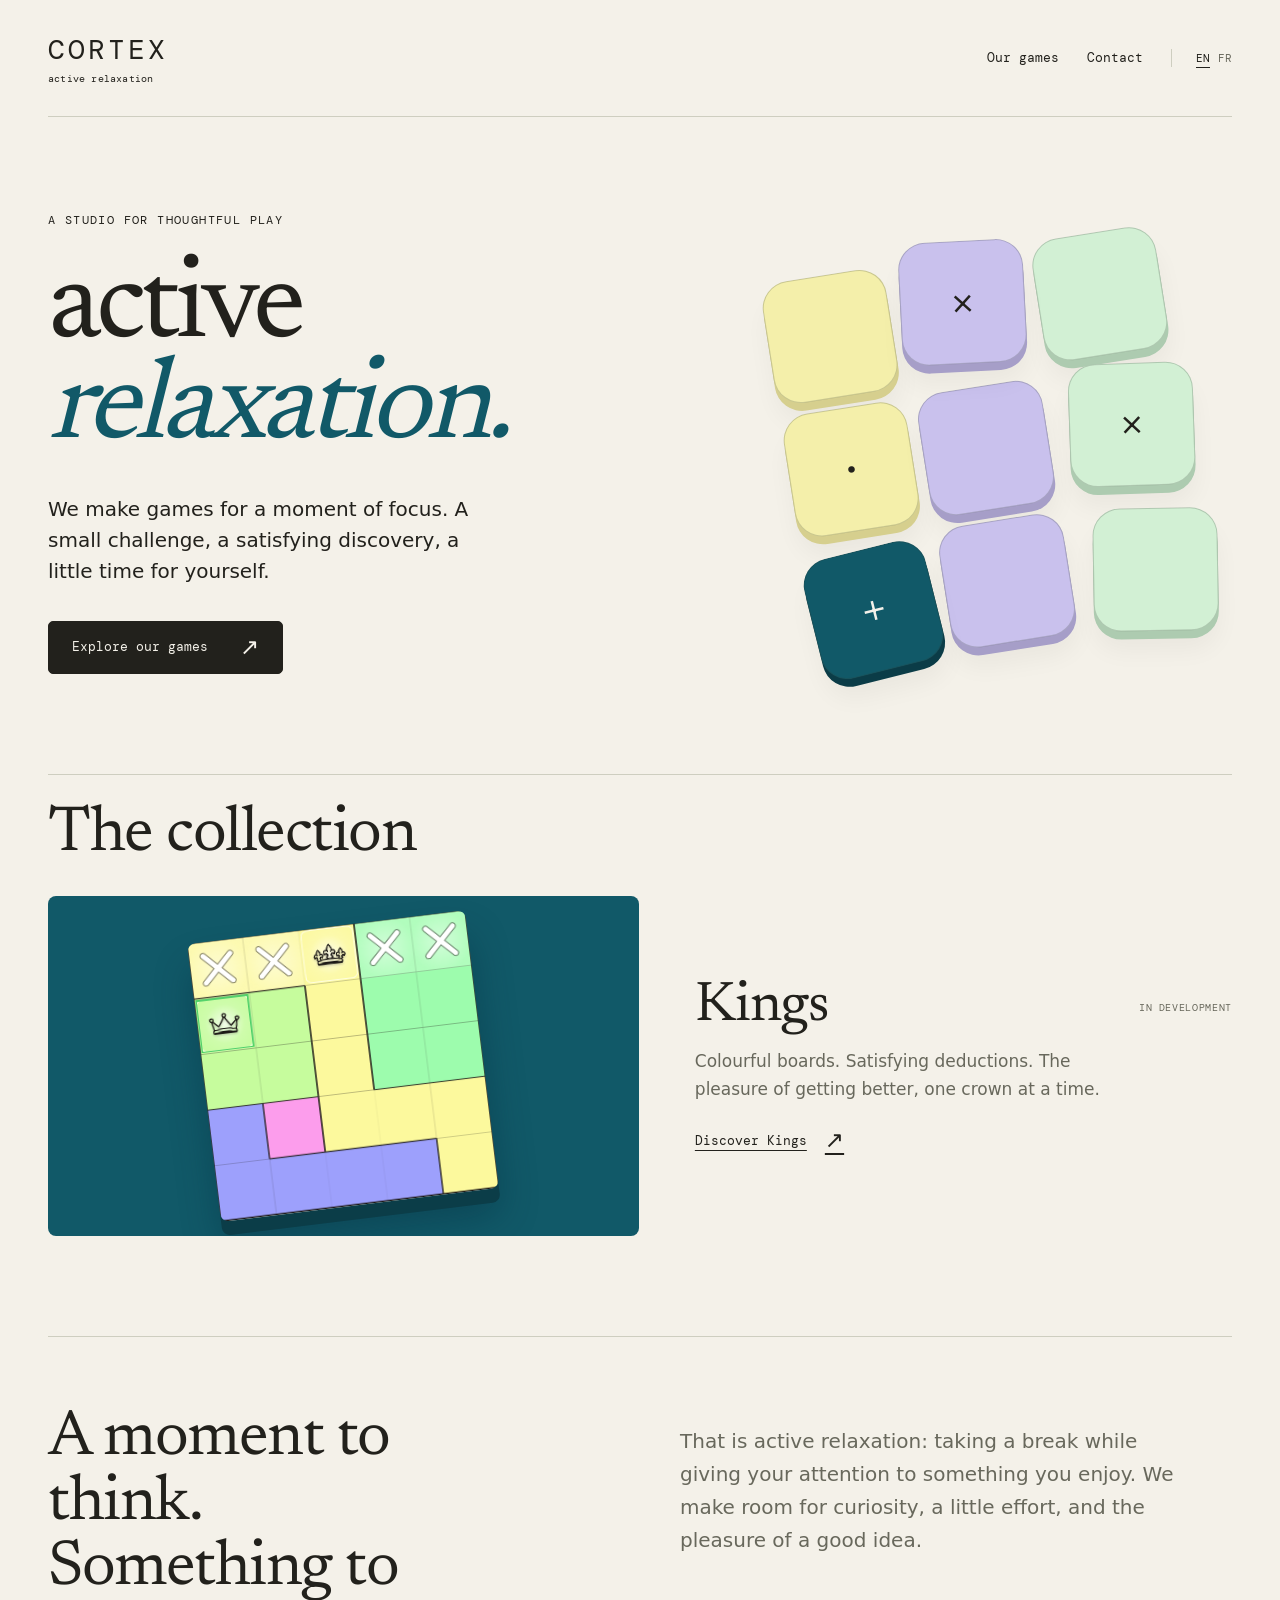
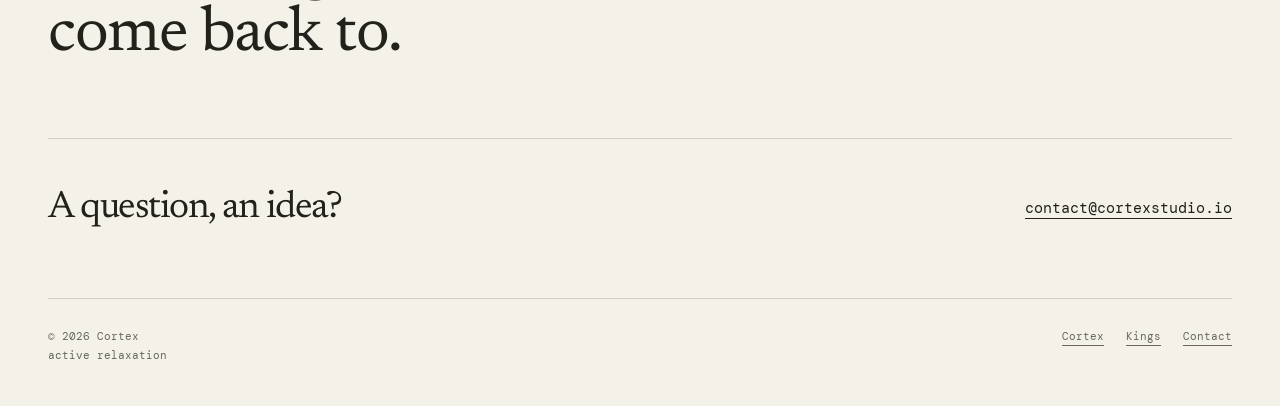
<file: index.html>
<!doctype html><html lang="en"><head><meta charset="utf-8"><meta name="viewport" content="width=device-width,initial-scale=1"><title>Cortex — active relaxation</title><meta name="description" content="We make games for a moment of focus. A small challenge, a satisfying discovery, a little time for yourself."><meta name="theme-color" content="#f4f1e9"><link rel="canonical" href="https://cortexstudio.io/"><link rel="alternate" hreflang="en" href="https://cortexstudio.io/"><link rel="alternate" hreflang="fr" href="https://cortexstudio.io/fr/"><link rel="alternate" hreflang="x-default" href="https://cortexstudio.io/"><meta property="og:title" content="Cortex — active relaxation"><meta property="og:description" content="We make games for a moment of focus. A small challenge, a satisfying discovery, a little time for yourself."><meta property="og:type" content="website"><meta property="og:url" content="https://cortexstudio.io/"><link rel="stylesheet" href="/assets/site.css"></head><body><a class="skip" href="#main">Skip to content</a><div class="wrap"><header class="site-header"><a class="brand" href="/" aria-label="Cortex home"><strong>CORTEX</strong><small>active relaxation</small></a><nav class="site-nav" aria-label="Main navigation"><a href="/#games">Our games</a><a class="contact-link" href="/#contact">Contact</a><div class="languages"><a lang="en" href="/" aria-current="page">EN</a><a lang="fr" href="/fr/" >FR</a></div></nav></header><main id="main">
 <section class="hero"><div><p class="eyebrow">A studio for thoughtful play</p><h1 lang="en">active<br><em>relaxation.</em></h1><p class="intro">We make games for a moment of focus. A small challenge, a satisfying discovery, a little time for yourself.</p><a class="button" href="#games">Explore our games<span class="arrow" aria-hidden="true">↗</span></a></div><div class="play-art" aria-hidden="true"><div class="art-grid"><i></i><i>×</i><i></i><i>·</i><i></i><i>×</i><i>+</i><i></i><i></i></div></div></section>
 <section id="games" aria-labelledby="collection"><div class="section-heading"><h2 id="collection">The collection</h2></div><div class="games">
 <article class="game-card"><a class="game-art" href="/kings/" aria-label="Discover Kings"><div class="board-window"><img src="/assets/kings/01-classic.png" alt="Kings Classic: a colourful board with placed crowns and crosses." width="1206" height="2622"></div></a><div class="game-summary"><div class="card-top"><h3>Kings</h3><span class="tag muted">In development</span></div><p>Colourful boards. Satisfying deductions. The pleasure of getting better, one crown at a time.</p><div><a class="text-link" href="/kings/">Discover Kings<span class="arrow" aria-hidden="true">↗</span></a></div></div></article></div></section>
 <section class="manifesto"><h2>A moment to think.<br>Something to come back to.</h2><p>That is active relaxation: taking a break while giving your attention to something you enjoy. We make room for curiosity, a little effort, and the pleasure of a good idea.</p></section><section id="contact" class="contact"><h2>A question, an idea?</h2><a href="mailto:contact@cortexstudio.io">contact@cortexstudio.io</a></section></main><footer class="site-footer"><div>© 2026 Cortex<br>active relaxation</div><nav aria-label="Useful links"><a href="/">Cortex</a><a href="/kings/">Kings</a><a href="mailto:contact@cortexstudio.io">Contact</a></nav></footer></div></body></html>
</file>
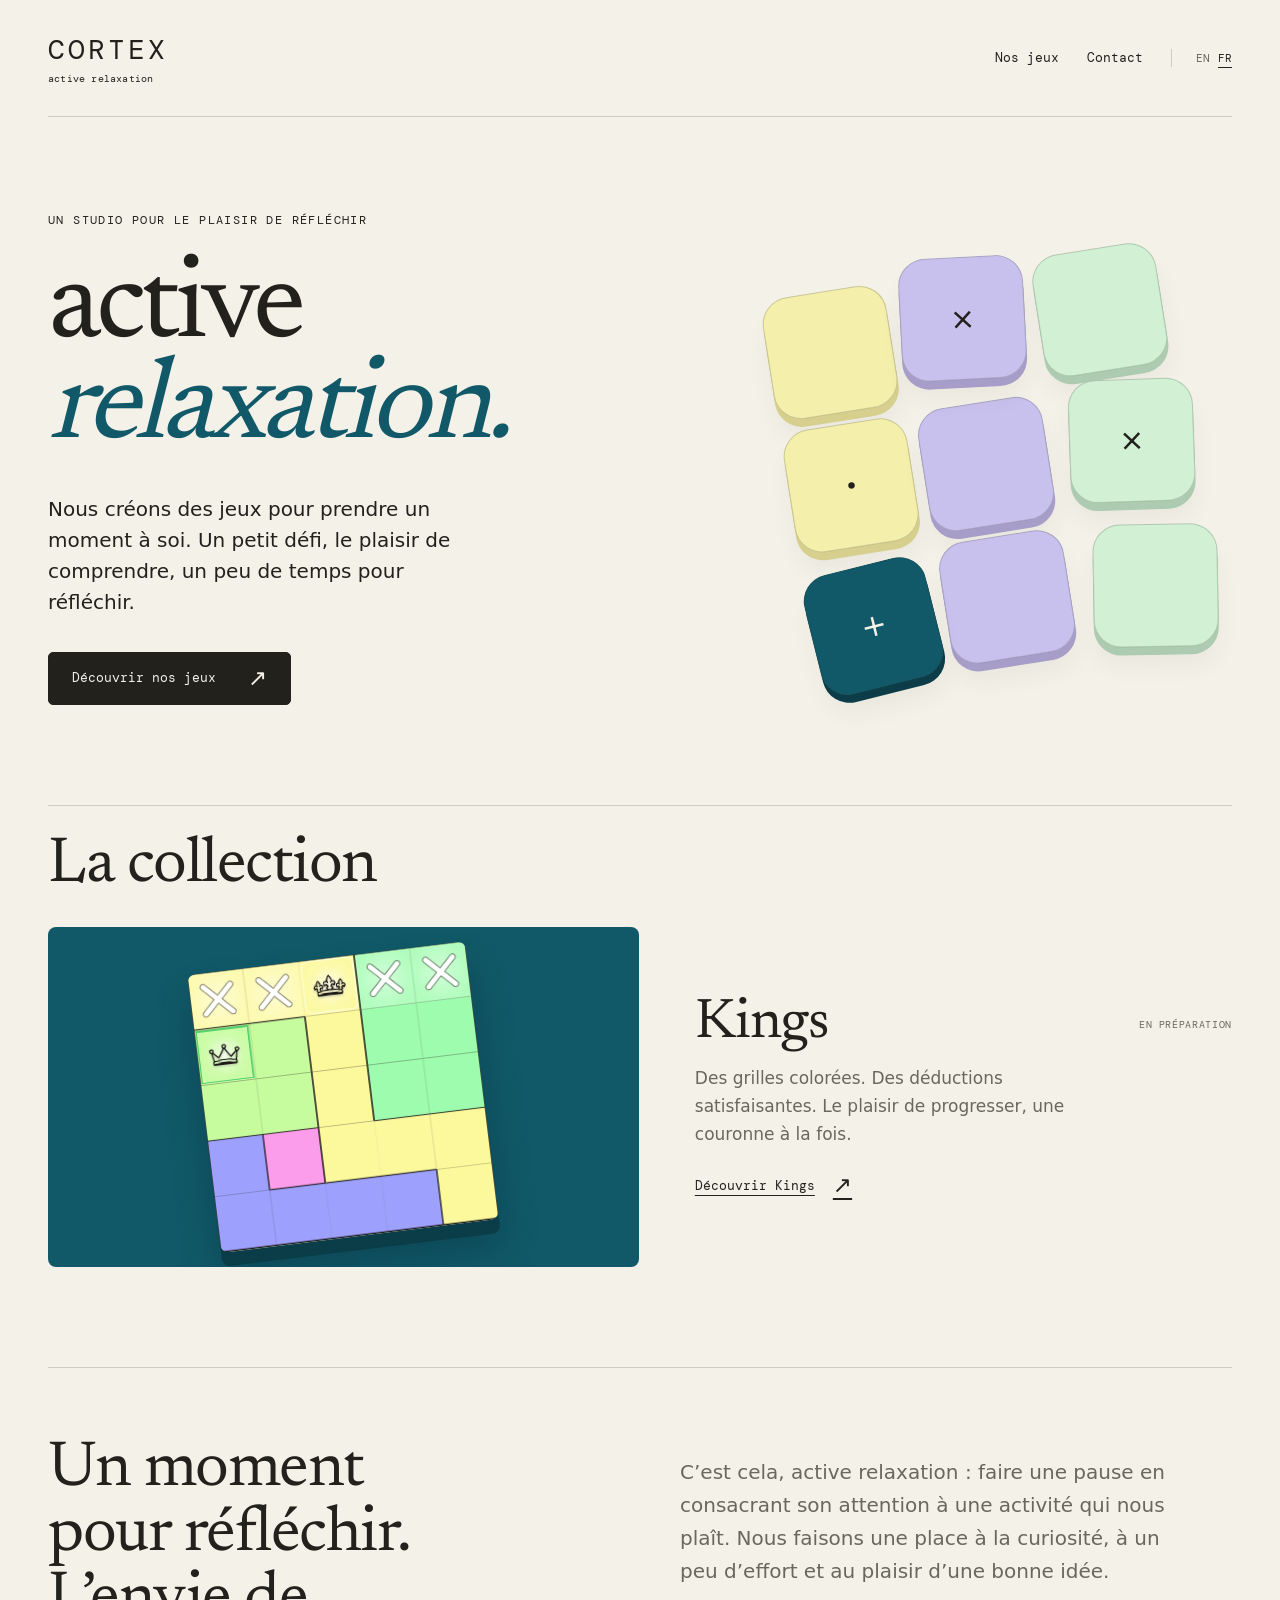
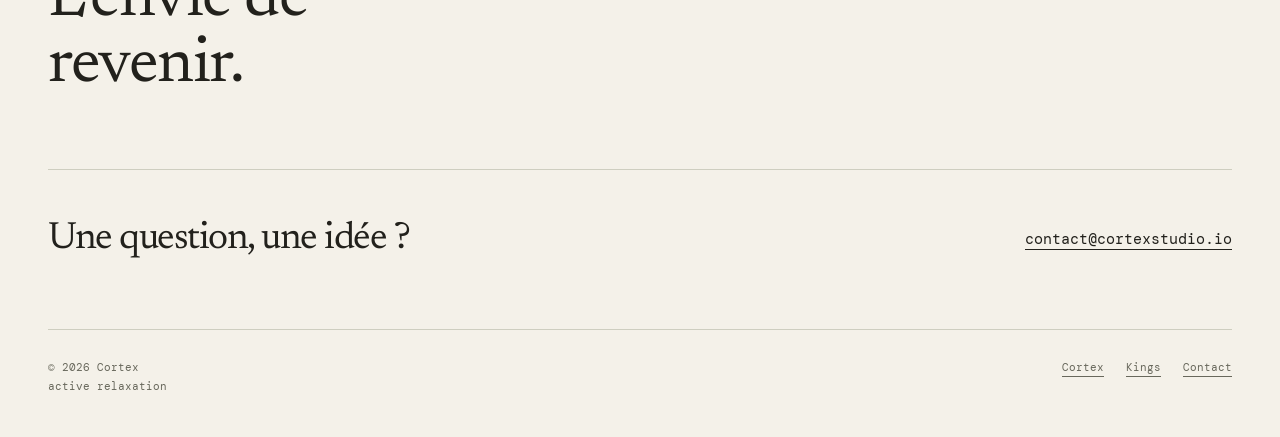
<file: fr/index.html>
<!doctype html><html lang="fr"><head><meta charset="utf-8"><meta name="viewport" content="width=device-width,initial-scale=1"><title>Cortex — active relaxation</title><meta name="description" content="Nous créons des jeux pour prendre un moment à soi. Un petit défi, le plaisir de comprendre, un peu de temps pour réfléchir."><meta name="theme-color" content="#f4f1e9"><link rel="canonical" href="https://cortexstudio.io/fr/"><link rel="alternate" hreflang="en" href="https://cortexstudio.io/"><link rel="alternate" hreflang="fr" href="https://cortexstudio.io/fr/"><link rel="alternate" hreflang="x-default" href="https://cortexstudio.io/"><meta property="og:title" content="Cortex — active relaxation"><meta property="og:description" content="Nous créons des jeux pour prendre un moment à soi. Un petit défi, le plaisir de comprendre, un peu de temps pour réfléchir."><meta property="og:type" content="website"><meta property="og:url" content="https://cortexstudio.io/fr/"><link rel="stylesheet" href="/assets/site.css"></head><body><a class="skip" href="#main">Aller au contenu</a><div class="wrap"><header class="site-header"><a class="brand" href="/fr/" aria-label="Accueil Cortex"><strong>CORTEX</strong><small>active relaxation</small></a><nav class="site-nav" aria-label="Navigation principale"><a href="/fr/#games">Nos jeux</a><a class="contact-link" href="/fr/#contact">Contact</a><div class="languages"><a lang="en" href="/" >EN</a><a lang="fr" href="/fr/" aria-current="page">FR</a></div></nav></header><main id="main">
 <section class="hero"><div><p class="eyebrow">Un studio pour le plaisir de réfléchir</p><h1 lang="en">active<br><em>relaxation.</em></h1><p class="intro">Nous créons des jeux pour prendre un moment à soi. Un petit défi, le plaisir de comprendre, un peu de temps pour réfléchir.</p><a class="button" href="#games">Découvrir nos jeux<span class="arrow" aria-hidden="true">↗</span></a></div><div class="play-art" aria-hidden="true"><div class="art-grid"><i></i><i>×</i><i></i><i>·</i><i></i><i>×</i><i>+</i><i></i><i></i></div></div></section>
 <section id="games" aria-labelledby="collection"><div class="section-heading"><h2 id="collection">La collection</h2></div><div class="games">
 <article class="game-card"><a class="game-art" href="/kings/fr/" aria-label="Découvrir Kings"><div class="board-window"><img src="/assets/kings/01-classic.png" alt="Une grille classique Kings colorée, avec des couronnes et des croix placées." width="1206" height="2622"></div></a><div class="game-summary"><div class="card-top"><h3>Kings</h3><span class="tag muted">En préparation</span></div><p>Des grilles colorées. Des déductions satisfaisantes. Le plaisir de progresser, une couronne à la fois.</p><div><a class="text-link" href="/kings/fr/">Découvrir Kings<span class="arrow" aria-hidden="true">↗</span></a></div></div></article></div></section>
 <section class="manifesto"><h2>Un moment pour réfléchir.<br>L’envie de revenir.</h2><p>C’est cela, active relaxation : faire une pause en consacrant son attention à une activité qui nous plaît. Nous faisons une place à la curiosité, à un peu d’effort et au plaisir d’une bonne idée.</p></section><section id="contact" class="contact"><h2>Une question, une idée ?</h2><a href="mailto:contact@cortexstudio.io">contact@cortexstudio.io</a></section></main><footer class="site-footer"><div>© 2026 Cortex<br>active relaxation</div><nav aria-label="Liens utiles"><a href="/fr/">Cortex</a><a href="/kings/fr/">Kings</a><a href="mailto:contact@cortexstudio.io">Contact</a></nav></footer></div></body></html>
</file>
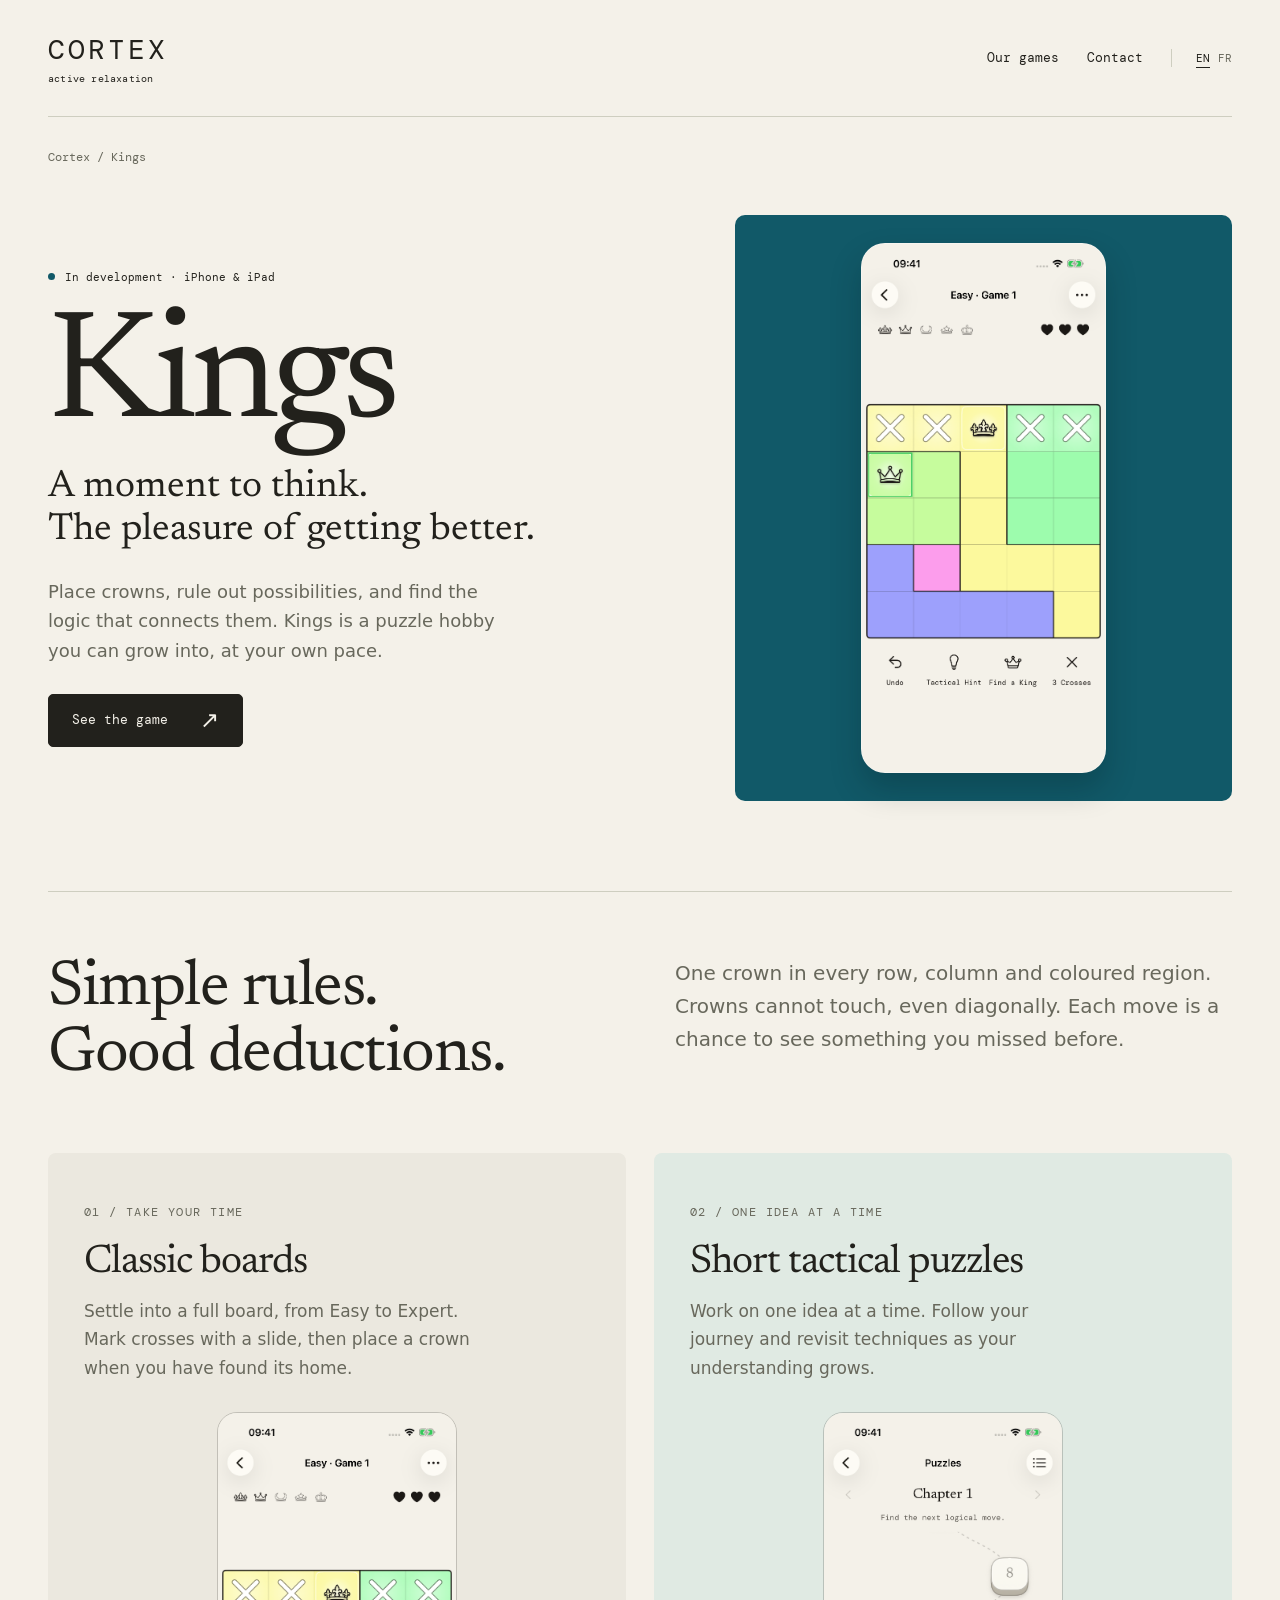
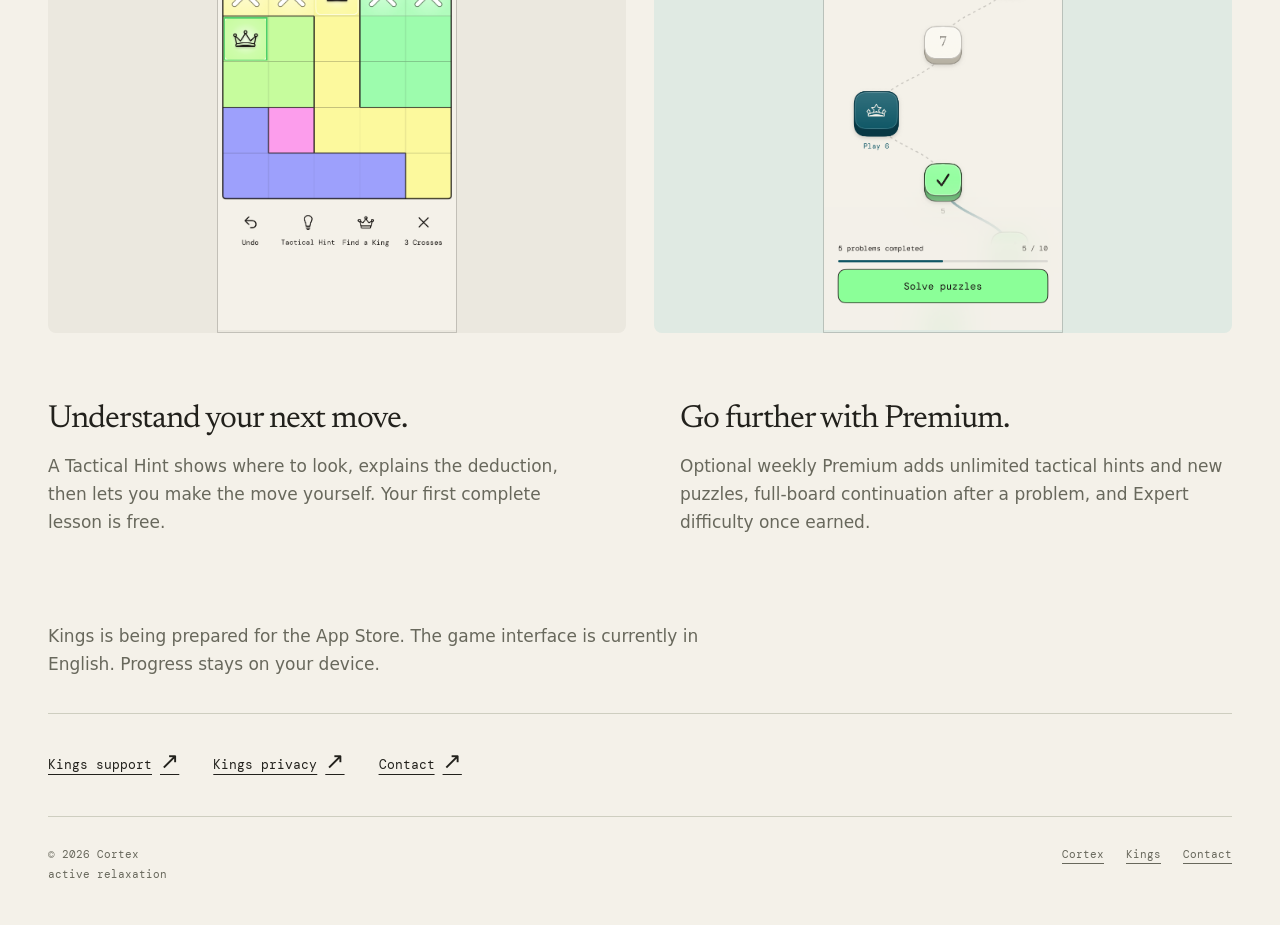
<file: kings/index.html>
<!doctype html><html lang="en"><head><meta charset="utf-8"><meta name="viewport" content="width=device-width,initial-scale=1"><title>Kings — Cortex</title><meta name="description" content="Place crowns, rule out possibilities, and find the logic that connects them. Kings is a puzzle hobby you can grow into, at your own pace."><meta name="theme-color" content="#f4f1e9"><link rel="canonical" href="https://cortexstudio.io/kings/"><link rel="alternate" hreflang="en" href="https://cortexstudio.io/kings/"><link rel="alternate" hreflang="fr" href="https://cortexstudio.io/kings/fr/"><link rel="alternate" hreflang="x-default" href="https://cortexstudio.io/kings/"><meta property="og:title" content="Kings — Cortex"><meta property="og:description" content="Place crowns, rule out possibilities, and find the logic that connects them. Kings is a puzzle hobby you can grow into, at your own pace."><meta property="og:type" content="website"><meta property="og:url" content="https://cortexstudio.io/kings/"><link rel="stylesheet" href="/assets/site.css"></head><body><a class="skip" href="#main">Skip to content</a><div class="wrap"><header class="site-header"><a class="brand" href="/" aria-label="Cortex home"><strong>CORTEX</strong><small>active relaxation</small></a><nav class="site-nav" aria-label="Main navigation"><a href="/#games">Our games</a><a class="contact-link" href="/#contact">Contact</a><div class="languages"><a lang="en" href="/kings/" aria-current="page">EN</a><a lang="fr" href="/kings/fr/" >FR</a></div></nav></header><main id="main">
 <div class="crumb"><a href="/">Cortex</a> / Kings</div>
 <section class="product-hero"><div><p class="availability">In development · iPhone & iPad</p><h1>Kings</h1><p class="promise">A moment to think.<br>The pleasure of getting better.</p><p class="description">Place crowns, rule out possibilities, and find the logic that connects them. Kings is a puzzle hobby you can grow into, at your own pace.</p><a class="button" href="#game">See the game<span class="arrow" aria-hidden="true">↗</span></a></div><div class="product-art"><div class="screen"><img src="/assets/kings/01-classic.png" width="1206" height="2622" alt="Kings Classic: a colourful board with placed crowns and crosses."></div></div></section>
 <section class="product-intro" id="game"><h2>Simple rules.<br>Good deductions.</h2><p>One crown in every row, column and coloured region. Crowns cannot touch, even diagonally. Each move is a chance to see something you missed before.</p></section>
 <div class="features"><section class="feature"><p class="eyebrow">01 / Take your time</p><h3>Classic boards</h3><p>Settle into a full board, from Easy to Expert. Mark crosses with a slide, then place a crown when you have found its home.</p><div class="feature-image"><img src="/assets/kings/01-classic.png" width="1206" height="2622" alt="Kings Classic: a colourful board with placed crowns and crosses." loading="lazy"></div></section><section class="feature"><p class="eyebrow">02 / One idea at a time</p><h3>Short tactical puzzles</h3><p>Work on one idea at a time. Follow your journey and revisit techniques as your understanding grows.</p><div class="feature-image"><img src="/assets/kings/03-puzzle-journey.png" width="1206" height="2622" alt="The Kings Puzzle journey with completed problems and the next step." loading="lazy"></div></section></div>
 <div class="details"><section><h3>Understand your next move.</h3><p>A Tactical Hint shows where to look, explains the deduction, then lets you make the move yourself. Your first complete lesson is free.</p></section><section><h3>Go further with Premium.</h3><p>Optional weekly Premium adds unlimited tactical hints and new puzzles, full-board continuation after a problem, and Expert difficulty once earned.</p></section></div>
 <p class="muted" style="max-width:720px;margin-bottom:35px">Kings is being prepared for the App Store. The game interface is currently in English. Progress stays on your device.</p><nav class="product-links" aria-label="Kings support"><a href="/kings/support/">Kings support<span class="arrow" aria-hidden="true">↗</span></a><a href="/kings/privacy/">Kings privacy<span class="arrow" aria-hidden="true">↗</span></a><a href="mailto:contact@cortexstudio.io">Contact<span class="arrow" aria-hidden="true">↗</span></a></nav></main><footer class="site-footer"><div>© 2026 Cortex<br>active relaxation</div><nav aria-label="Useful links"><a href="/">Cortex</a><a href="/kings/">Kings</a><a href="mailto:contact@cortexstudio.io">Contact</a></nav></footer></div></body></html>
</file>
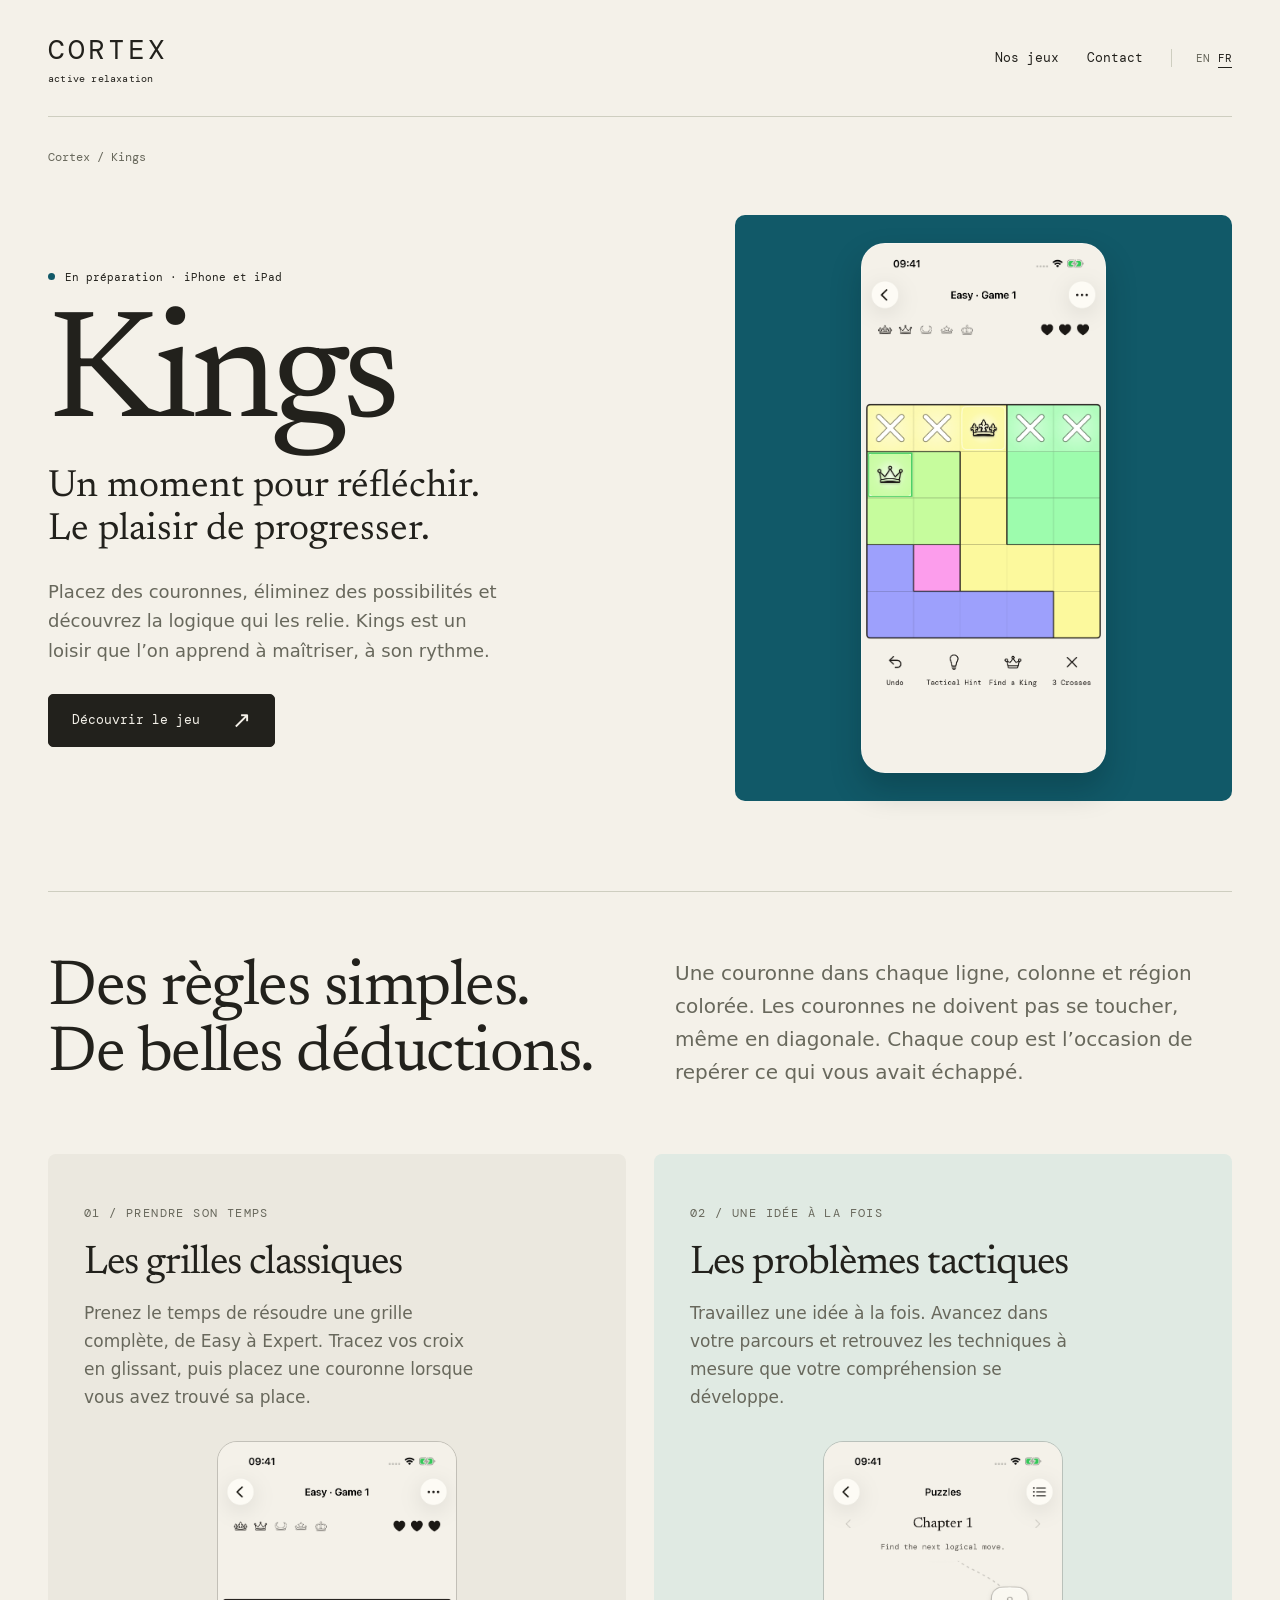
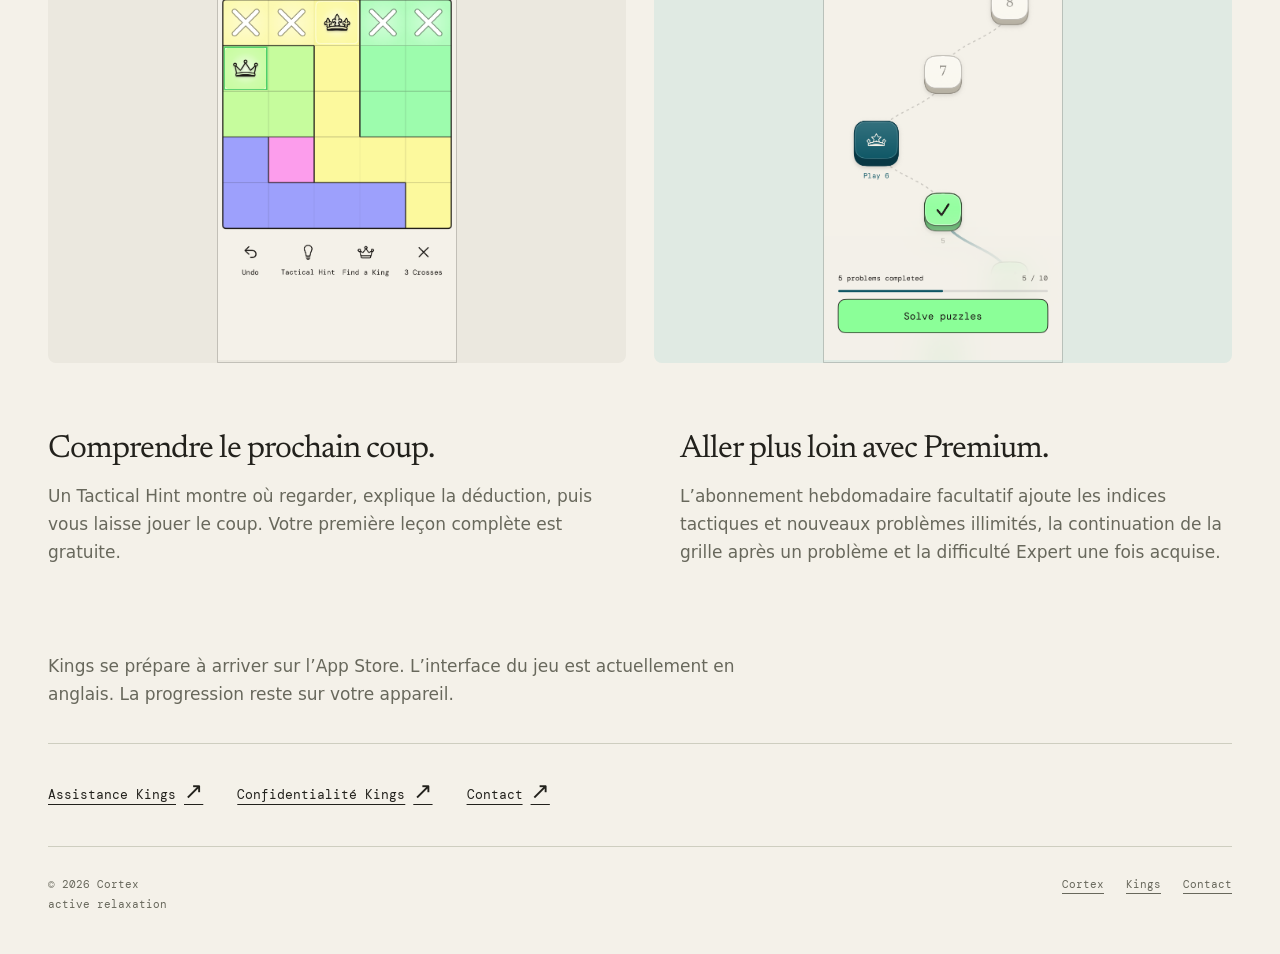
<file: kings/fr/index.html>
<!doctype html><html lang="fr"><head><meta charset="utf-8"><meta name="viewport" content="width=device-width,initial-scale=1"><title>Kings — Cortex</title><meta name="description" content="Placez des couronnes, éliminez des possibilités et découvrez la logique qui les relie. Kings est un loisir que l’on apprend à maîtriser, à son rythme."><meta name="theme-color" content="#f4f1e9"><link rel="canonical" href="https://cortexstudio.io/kings/fr/"><link rel="alternate" hreflang="en" href="https://cortexstudio.io/kings/"><link rel="alternate" hreflang="fr" href="https://cortexstudio.io/kings/fr/"><link rel="alternate" hreflang="x-default" href="https://cortexstudio.io/kings/"><meta property="og:title" content="Kings — Cortex"><meta property="og:description" content="Placez des couronnes, éliminez des possibilités et découvrez la logique qui les relie. Kings est un loisir que l’on apprend à maîtriser, à son rythme."><meta property="og:type" content="website"><meta property="og:url" content="https://cortexstudio.io/kings/fr/"><link rel="stylesheet" href="/assets/site.css"></head><body><a class="skip" href="#main">Aller au contenu</a><div class="wrap"><header class="site-header"><a class="brand" href="/fr/" aria-label="Accueil Cortex"><strong>CORTEX</strong><small>active relaxation</small></a><nav class="site-nav" aria-label="Navigation principale"><a href="/fr/#games">Nos jeux</a><a class="contact-link" href="/fr/#contact">Contact</a><div class="languages"><a lang="en" href="/kings/" >EN</a><a lang="fr" href="/kings/fr/" aria-current="page">FR</a></div></nav></header><main id="main">
 <div class="crumb"><a href="/fr/">Cortex</a> / Kings</div>
 <section class="product-hero"><div><p class="availability">En préparation · iPhone et iPad</p><h1>Kings</h1><p class="promise">Un moment pour réfléchir.<br>Le plaisir de progresser.</p><p class="description">Placez des couronnes, éliminez des possibilités et découvrez la logique qui les relie. Kings est un loisir que l’on apprend à maîtriser, à son rythme.</p><a class="button" href="#game">Découvrir le jeu<span class="arrow" aria-hidden="true">↗</span></a></div><div class="product-art"><div class="screen"><img src="/assets/kings/01-classic.png" width="1206" height="2622" alt="Une grille classique Kings colorée, avec des couronnes et des croix placées."></div></div></section>
 <section class="product-intro" id="game"><h2>Des règles simples.<br>De belles déductions.</h2><p>Une couronne dans chaque ligne, colonne et région colorée. Les couronnes ne doivent pas se toucher, même en diagonale. Chaque coup est l’occasion de repérer ce qui vous avait échappé.</p></section>
 <div class="features"><section class="feature"><p class="eyebrow">01 / Prendre son temps</p><h3>Les grilles classiques</h3><p>Prenez le temps de résoudre une grille complète, de Easy à Expert. Tracez vos croix en glissant, puis placez une couronne lorsque vous avez trouvé sa place.</p><div class="feature-image"><img src="/assets/kings/01-classic.png" width="1206" height="2622" alt="Une grille classique Kings colorée, avec des couronnes et des croix placées." loading="lazy"></div></section><section class="feature"><p class="eyebrow">02 / Une idée à la fois</p><h3>Les problèmes tactiques</h3><p>Travaillez une idée à la fois. Avancez dans votre parcours et retrouvez les techniques à mesure que votre compréhension se développe.</p><div class="feature-image"><img src="/assets/kings/03-puzzle-journey.png" width="1206" height="2622" alt="Le parcours Puzzle de Kings, ses problèmes terminés et la prochaine étape." loading="lazy"></div></section></div>
 <div class="details"><section><h3>Comprendre le prochain coup.</h3><p>Un Tactical Hint montre où regarder, explique la déduction, puis vous laisse jouer le coup. Votre première leçon complète est gratuite.</p></section><section><h3>Aller plus loin avec Premium.</h3><p>L’abonnement hebdomadaire facultatif ajoute les indices tactiques et nouveaux problèmes illimités, la continuation de la grille après un problème et la difficulté Expert une fois acquise.</p></section></div>
 <p class="muted" style="max-width:720px;margin-bottom:35px">Kings se prépare à arriver sur l’App Store. L’interface du jeu est actuellement en anglais. La progression reste sur votre appareil.</p><nav class="product-links" aria-label="Assistance Kings"><a href="/kings/support/fr/">Assistance Kings<span class="arrow" aria-hidden="true">↗</span></a><a href="/kings/privacy/fr/">Confidentialité Kings<span class="arrow" aria-hidden="true">↗</span></a><a href="mailto:contact@cortexstudio.io">Contact<span class="arrow" aria-hidden="true">↗</span></a></nav></main><footer class="site-footer"><div>© 2026 Cortex<br>active relaxation</div><nav aria-label="Liens utiles"><a href="/fr/">Cortex</a><a href="/kings/fr/">Kings</a><a href="mailto:contact@cortexstudio.io">Contact</a></nav></footer></div></body></html>
</file>
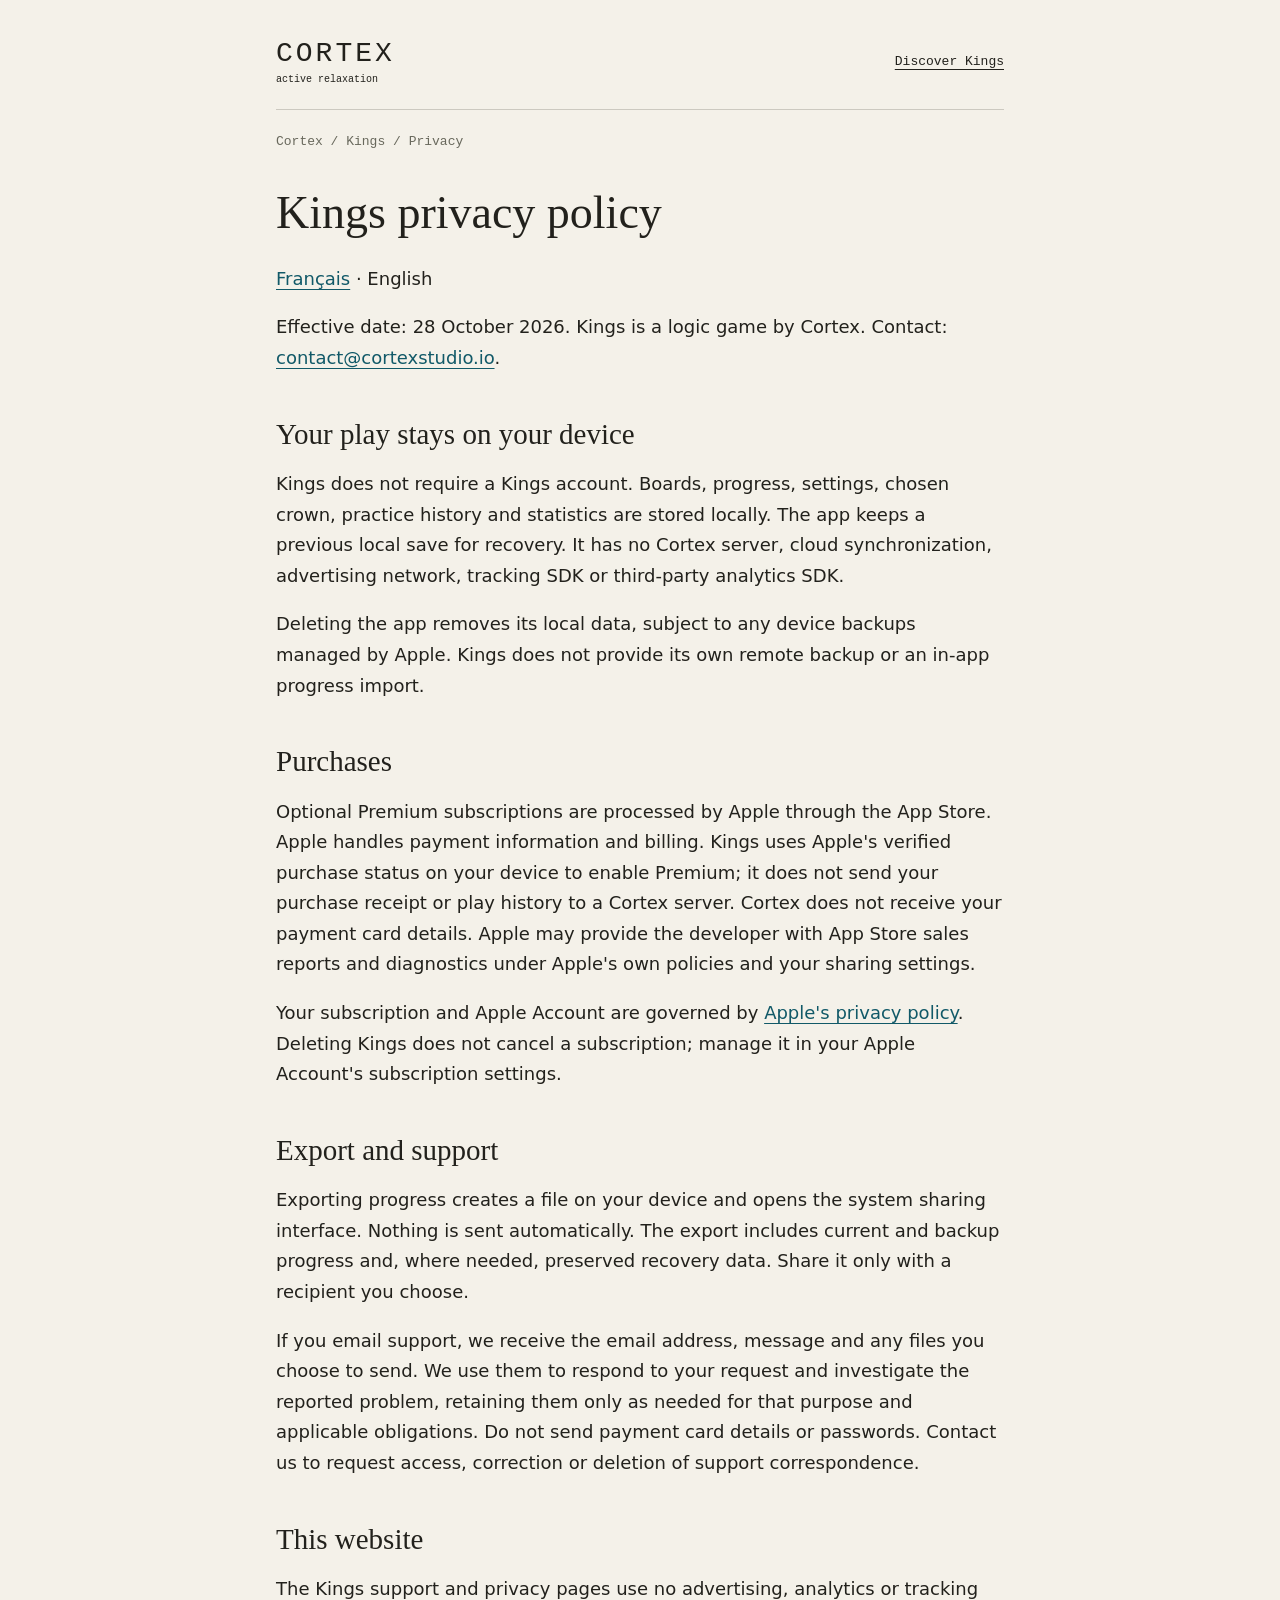
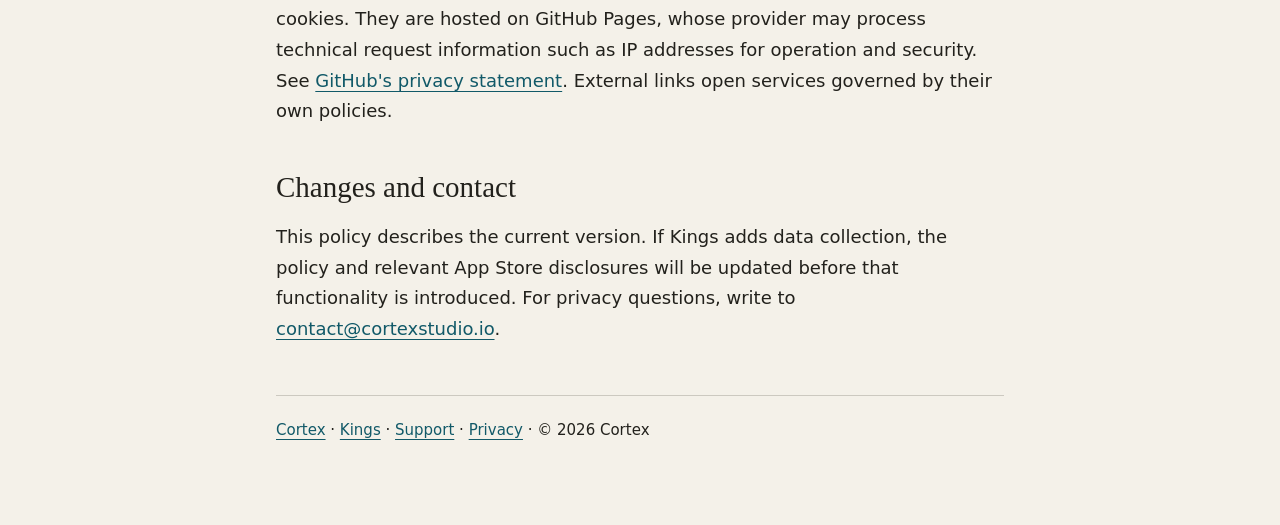
<file: kings/privacy/index.html>
<!doctype html><html lang="en"><head><meta charset="utf-8"><meta name="viewport" content="width=device-width, initial-scale=1"><meta name="description" content="Kings privacy policy — Cortex"><title>Kings privacy policy · Cortex</title><link rel="canonical" href="https://cortexstudio.io/kings/privacy/"><link rel="alternate" hreflang="en" href="https://cortexstudio.io/kings/privacy/"><link rel="alternate" hreflang="fr" href="https://cortexstudio.io/kings/privacy/fr/"><style>:root{color-scheme:light;--paper:#f4f1e9;--ink:#22211c;--teal:#115968}*{box-sizing:border-box}body{margin:0;background:var(--paper);color:var(--ink);font:18px/1.7 system-ui,sans-serif}main{max-width:780px;margin:auto;padding:38px 26px 80px}header{display:flex;align-items:center;justify-content:space-between;gap:22px;border-bottom:1px solid #ccc9c0;padding-bottom:24px;margin-bottom:24px}header .brand{display:grid;line-height:1.3;font:28px monospace;letter-spacing:3px;text-decoration:none;color:var(--ink)}header small{font:10px monospace;letter-spacing:0;margin-top:5px}header>a:not(.brand){font:13px monospace;color:var(--ink)}.breadcrumb{font:13px monospace;margin:0 0 38px;color:#68685c}.breadcrumb a{color:inherit;text-decoration:none}h1,h2{font-family:Georgia,serif;font-weight:500;line-height:1.15}h1{font-size:46px;margin:0 0 24px}h2{font-size:29px;margin:44px 0 14px}a{color:var(--teal);text-underline-offset:4px}p{margin:18px 0}footer{margin-top:50px;padding-top:22px;border-top:1px solid #ccc9c0;font-size:15px}a:focus-visible{outline:3px solid #115968;outline-offset:4px}@media(max-width:500px){main{padding:28px 22px 55px}h1{font-size:36px}h2{font-size:26px}body{font-size:17px}}</style></head><body><main><header><a class="brand" href="/">CORTEX<small>active relaxation</small></a><a href="/kings/">Discover Kings</a></header><nav class="breadcrumb" aria-label="Breadcrumb"><a href="/">Cortex</a> / <a href="/kings/">Kings</a> / Privacy</nav><h1>Kings privacy policy</h1>
<p><a href="/kings/privacy/fr/">Français</a> · English</p>
<p>Effective date: 28 October 2026. Kings is a logic game by Cortex. Contact: <a href="mailto:contact@cortexstudio.io">contact@cortexstudio.io</a>.</p>
<h2>Your play stays on your device</h2>
<p>Kings does not require a Kings account. Boards, progress, settings, chosen crown, practice history and statistics are stored locally. The app keeps a previous local save for recovery. It has no Cortex server, cloud synchronization, advertising network, tracking SDK or third-party analytics SDK.</p>
<p>Deleting the app removes its local data, subject to any device backups managed by Apple. Kings does not provide its own remote backup or an in-app progress import.</p>
<h2>Purchases</h2>
<p>Optional Premium subscriptions are processed by Apple through the App Store. Apple handles payment information and billing. Kings uses Apple&#39;s verified purchase status on your device to enable Premium; it does not send your purchase receipt or play history to a Cortex server. Cortex does not receive your payment card details. Apple may provide the developer with App Store sales reports and diagnostics under Apple&#39;s own policies and your sharing settings.</p>
<p>Your subscription and Apple Account are governed by <a href="https://www.apple.com/legal/privacy/">Apple&#39;s privacy policy</a>. Deleting Kings does not cancel a subscription; manage it in your Apple Account&#39;s subscription settings.</p>
<h2>Export and support</h2>
<p>Exporting progress creates a file on your device and opens the system sharing interface. Nothing is sent automatically. The export includes current and backup progress and, where needed, preserved recovery data. Share it only with a recipient you choose.</p>
<p>If you email support, we receive the email address, message and any files you choose to send. We use them to respond to your request and investigate the reported problem, retaining them only as needed for that purpose and applicable obligations. Do not send payment card details or passwords. Contact us to request access, correction or deletion of support correspondence.</p>
<h2>This website</h2>
<p>The Kings support and privacy pages use no advertising, analytics or tracking cookies. They are hosted on GitHub Pages, whose provider may process technical request information such as IP addresses for operation and security. See <a href="https://docs.github.com/en/site-policy/privacy-policies/github-general-privacy-statement">GitHub&#39;s privacy statement</a>. External links open services governed by their own policies.</p>
<h2>Changes and contact</h2>
<p>This policy describes the current version. If Kings adds data collection, the policy and relevant App Store disclosures will be updated before that functionality is introduced. For privacy questions, write to <a href="mailto:contact@cortexstudio.io">contact@cortexstudio.io</a>.</p>
<footer><a href="/">Cortex</a> · <a href="/kings/">Kings</a> · <a href="/kings/support/">Support</a> · <a href="/kings/privacy/">Privacy</a> · © 2026 Cortex</footer></main></body></html>
</file>
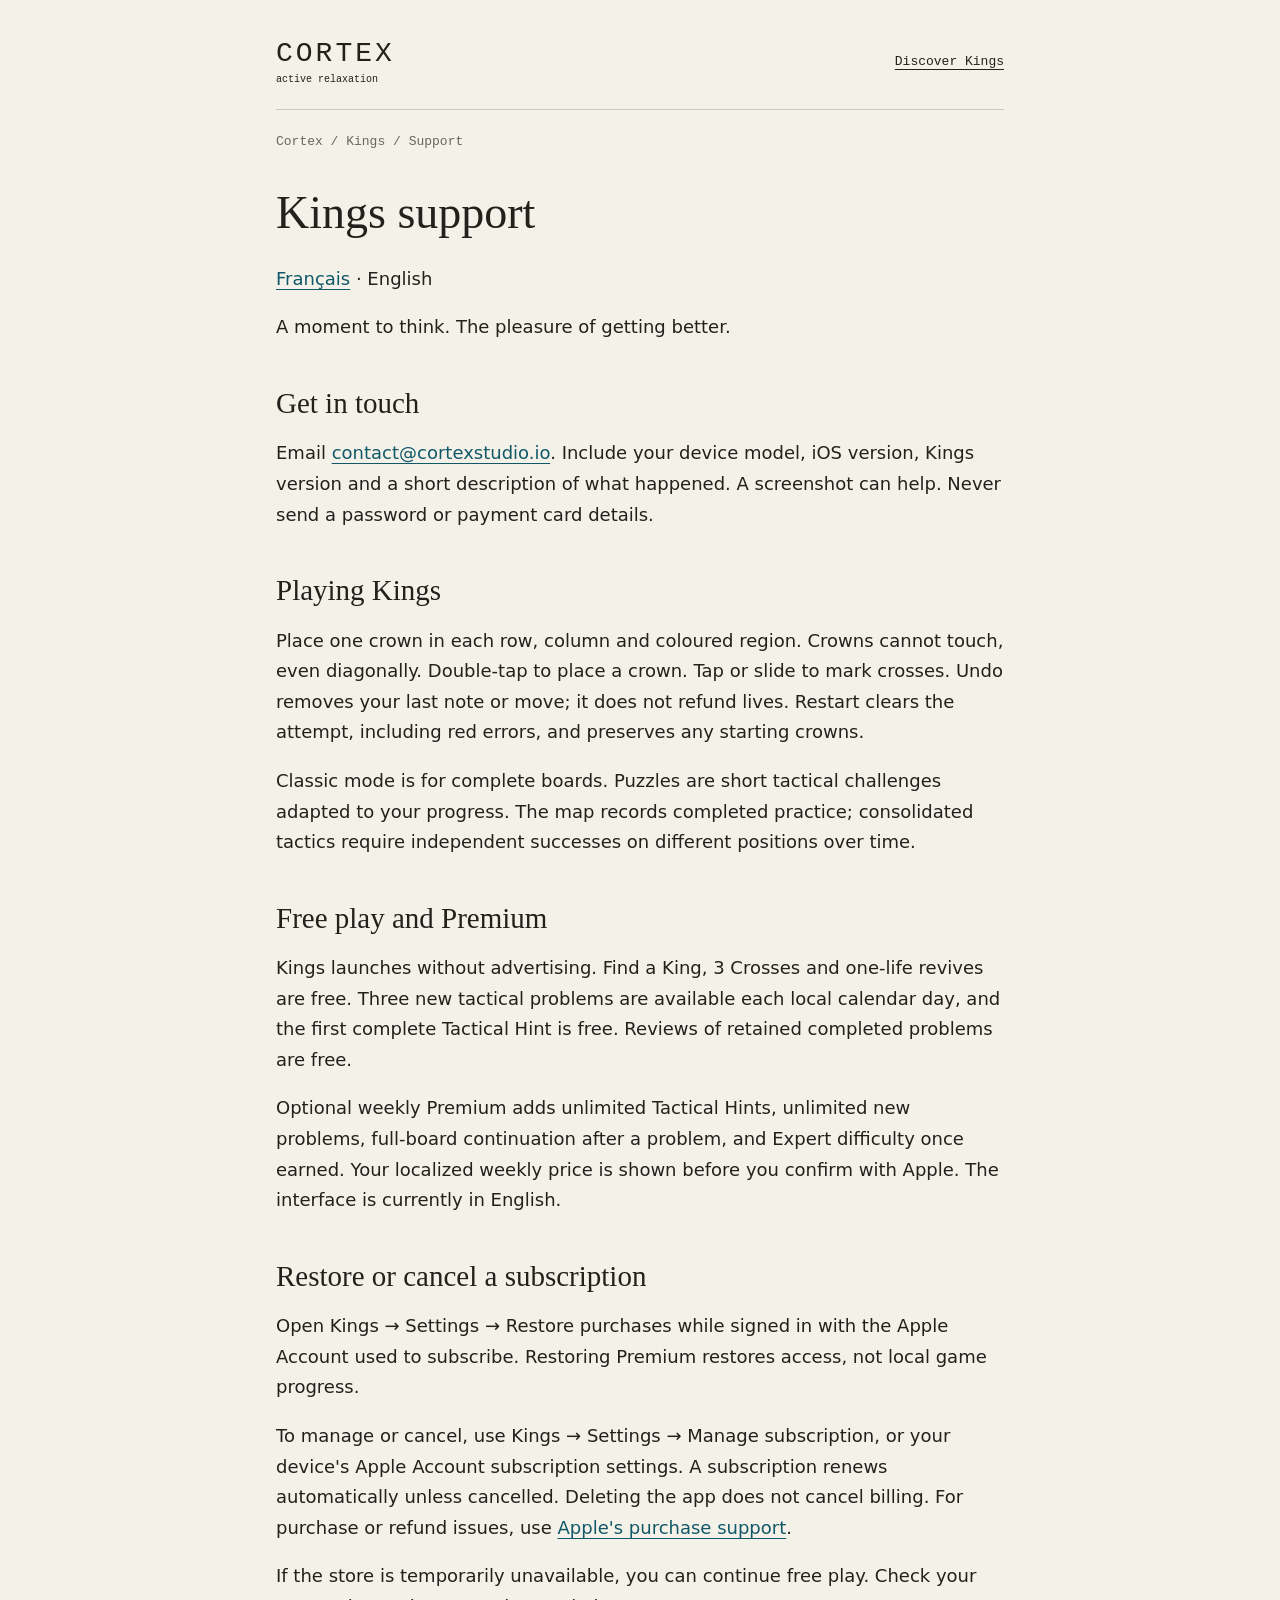
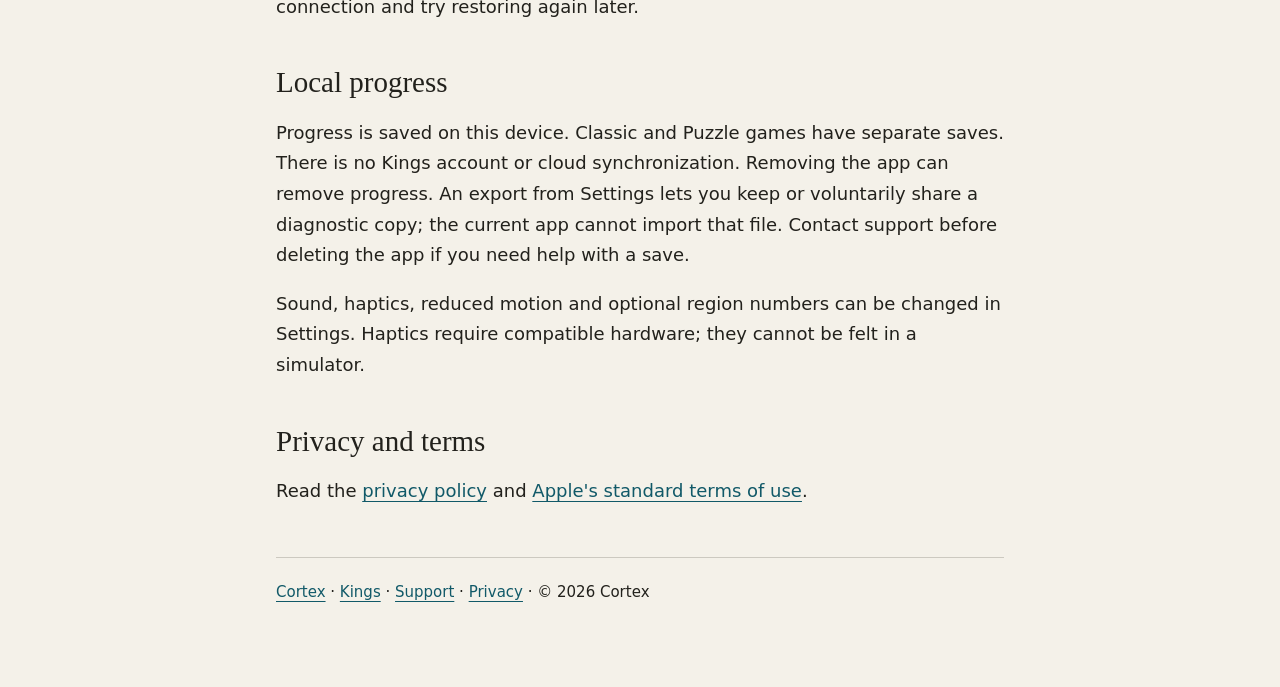
<file: kings/support/index.html>
<!doctype html><html lang="en"><head><meta charset="utf-8"><meta name="viewport" content="width=device-width, initial-scale=1"><meta name="description" content="Kings support — Cortex"><title>Kings support · Cortex</title><link rel="canonical" href="https://cortexstudio.io/kings/support/"><link rel="alternate" hreflang="en" href="https://cortexstudio.io/kings/support/"><link rel="alternate" hreflang="fr" href="https://cortexstudio.io/kings/support/fr/"><style>:root{color-scheme:light;--paper:#f4f1e9;--ink:#22211c;--teal:#115968}*{box-sizing:border-box}body{margin:0;background:var(--paper);color:var(--ink);font:18px/1.7 system-ui,sans-serif}main{max-width:780px;margin:auto;padding:38px 26px 80px}header{display:flex;align-items:center;justify-content:space-between;gap:22px;border-bottom:1px solid #ccc9c0;padding-bottom:24px;margin-bottom:24px}header .brand{display:grid;line-height:1.3;font:28px monospace;letter-spacing:3px;text-decoration:none;color:var(--ink)}header small{font:10px monospace;letter-spacing:0;margin-top:5px}header>a:not(.brand){font:13px monospace;color:var(--ink)}.breadcrumb{font:13px monospace;margin:0 0 38px;color:#68685c}.breadcrumb a{color:inherit;text-decoration:none}h1,h2{font-family:Georgia,serif;font-weight:500;line-height:1.15}h1{font-size:46px;margin:0 0 24px}h2{font-size:29px;margin:44px 0 14px}a{color:var(--teal);text-underline-offset:4px}p{margin:18px 0}footer{margin-top:50px;padding-top:22px;border-top:1px solid #ccc9c0;font-size:15px}a:focus-visible{outline:3px solid #115968;outline-offset:4px}@media(max-width:500px){main{padding:28px 22px 55px}h1{font-size:36px}h2{font-size:26px}body{font-size:17px}}</style></head><body><main><header><a class="brand" href="/">CORTEX<small>active relaxation</small></a><a href="/kings/">Discover Kings</a></header><nav class="breadcrumb" aria-label="Breadcrumb"><a href="/">Cortex</a> / <a href="/kings/">Kings</a> / Support</nav><h1>Kings support</h1>
<p><a href="/kings/support/fr/">Français</a> · English</p>
<p>A moment to think. The pleasure of getting better.</p>
<h2>Get in touch</h2>
<p>Email <a href="mailto:contact@cortexstudio.io">contact@cortexstudio.io</a>. Include your device model, iOS version, Kings version and a short description of what happened. A screenshot can help. Never send a password or payment card details.</p>
<h2>Playing Kings</h2>
<p>Place one crown in each row, column and coloured region. Crowns cannot touch, even diagonally. Double-tap to place a crown. Tap or slide to mark crosses. Undo removes your last note or move; it does not refund lives. Restart clears the attempt, including red errors, and preserves any starting crowns.</p>
<p>Classic mode is for complete boards. Puzzles are short tactical challenges adapted to your progress. The map records completed practice; consolidated tactics require independent successes on different positions over time.</p>
<h2>Free play and Premium</h2>
<p>Kings launches without advertising. Find a King, 3 Crosses and one-life revives are free. Three new tactical problems are available each local calendar day, and the first complete Tactical Hint is free. Reviews of retained completed problems are free.</p>
<p>Optional weekly Premium adds unlimited Tactical Hints, unlimited new problems, full-board continuation after a problem, and Expert difficulty once earned. Your localized weekly price is shown before you confirm with Apple. The interface is currently in English.</p>
<h2>Restore or cancel a subscription</h2>
<p>Open Kings → Settings → Restore purchases while signed in with the Apple Account used to subscribe. Restoring Premium restores access, not local game progress.</p>
<p>To manage or cancel, use Kings → Settings → Manage subscription, or your device&#39;s Apple Account subscription settings. A subscription renews automatically unless cancelled. Deleting the app does not cancel billing. For purchase or refund issues, use <a href="https://support.apple.com/billing">Apple&#39;s purchase support</a>.</p>
<p>If the store is temporarily unavailable, you can continue free play. Check your connection and try restoring again later.</p>
<h2>Local progress</h2>
<p>Progress is saved on this device. Classic and Puzzle games have separate saves. There is no Kings account or cloud synchronization. Removing the app can remove progress. An export from Settings lets you keep or voluntarily share a diagnostic copy; the current app cannot import that file. Contact support before deleting the app if you need help with a save.</p>
<p>Sound, haptics, reduced motion and optional region numbers can be changed in Settings. Haptics require compatible hardware; they cannot be felt in a simulator.</p>
<h2>Privacy and terms</h2>
<p>Read the <a href="/kings/privacy/">privacy policy</a> and <a href="https://www.apple.com/legal/internet-services/itunes/dev/stdeula/">Apple&#39;s standard terms of use</a>.</p>
<footer><a href="/">Cortex</a> · <a href="/kings/">Kings</a> · <a href="/kings/support/">Support</a> · <a href="/kings/privacy/">Privacy</a> · © 2026 Cortex</footer></main></body></html>
</file>
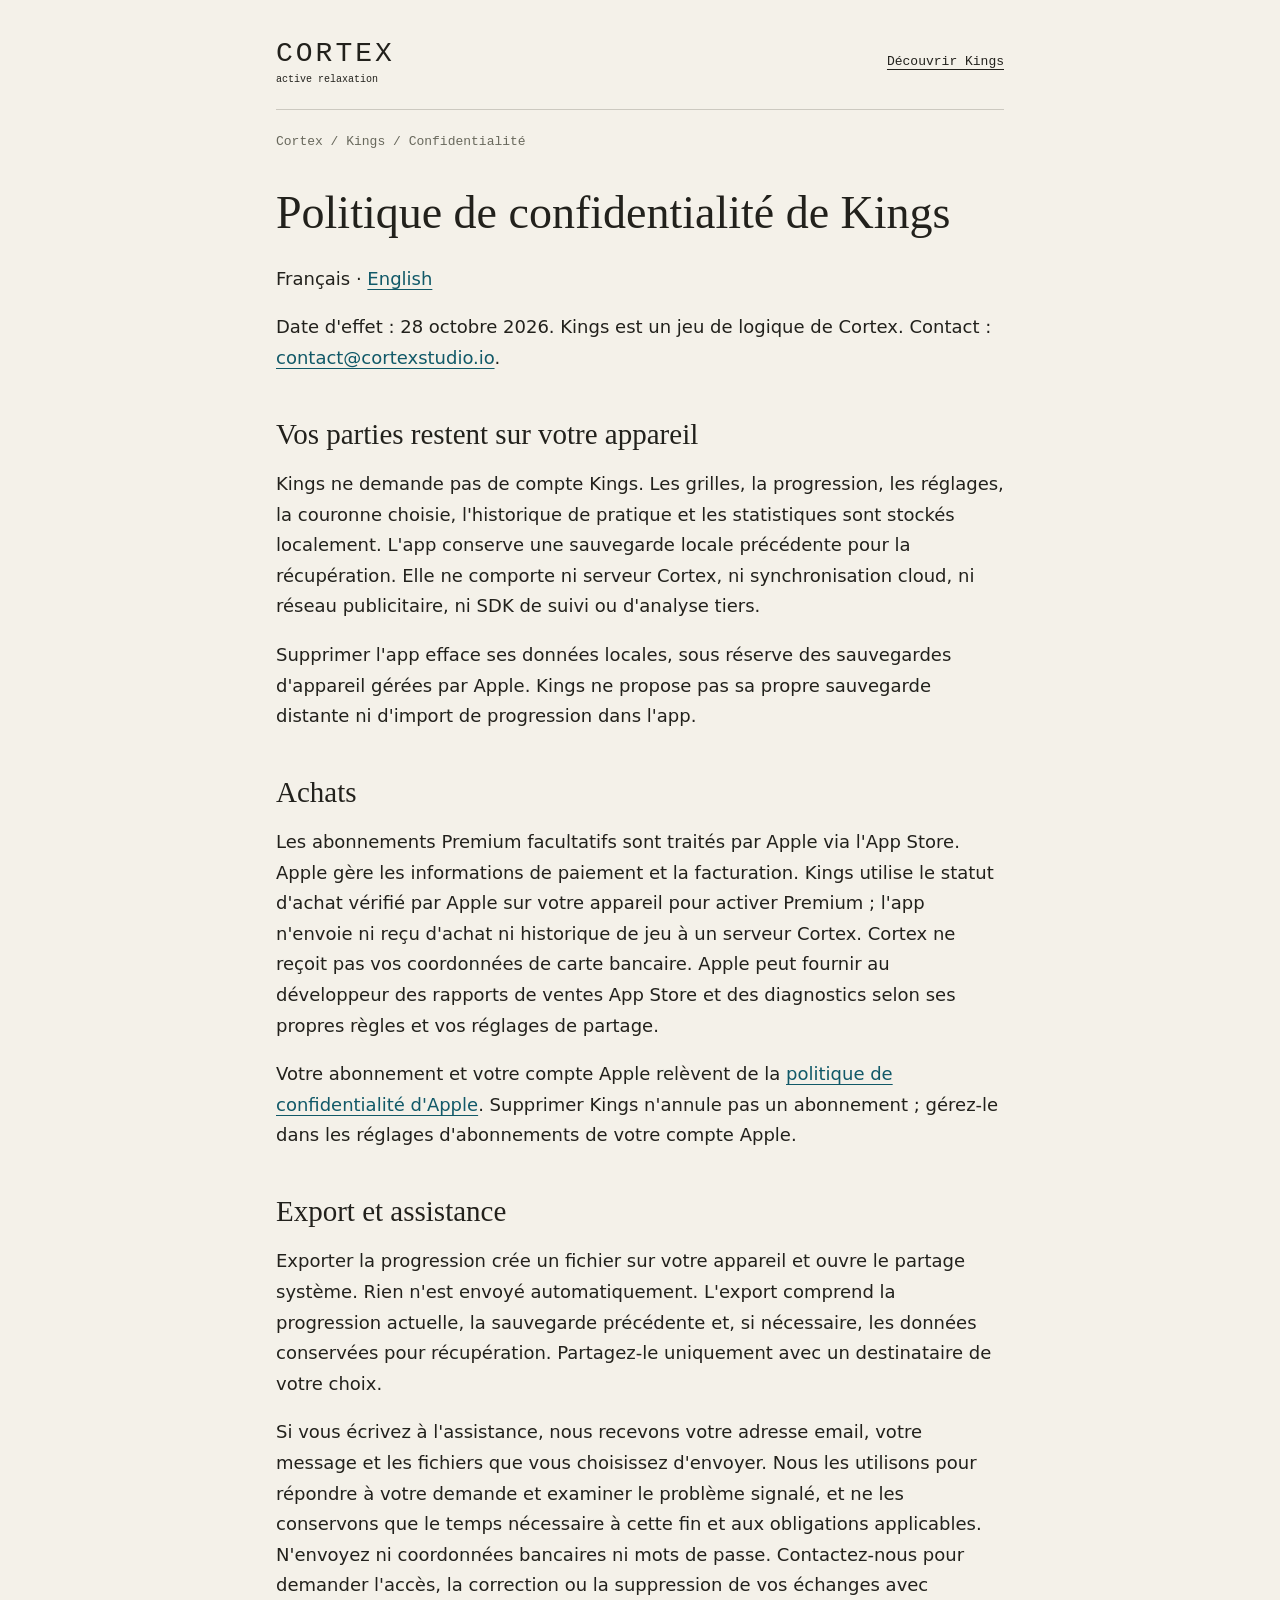
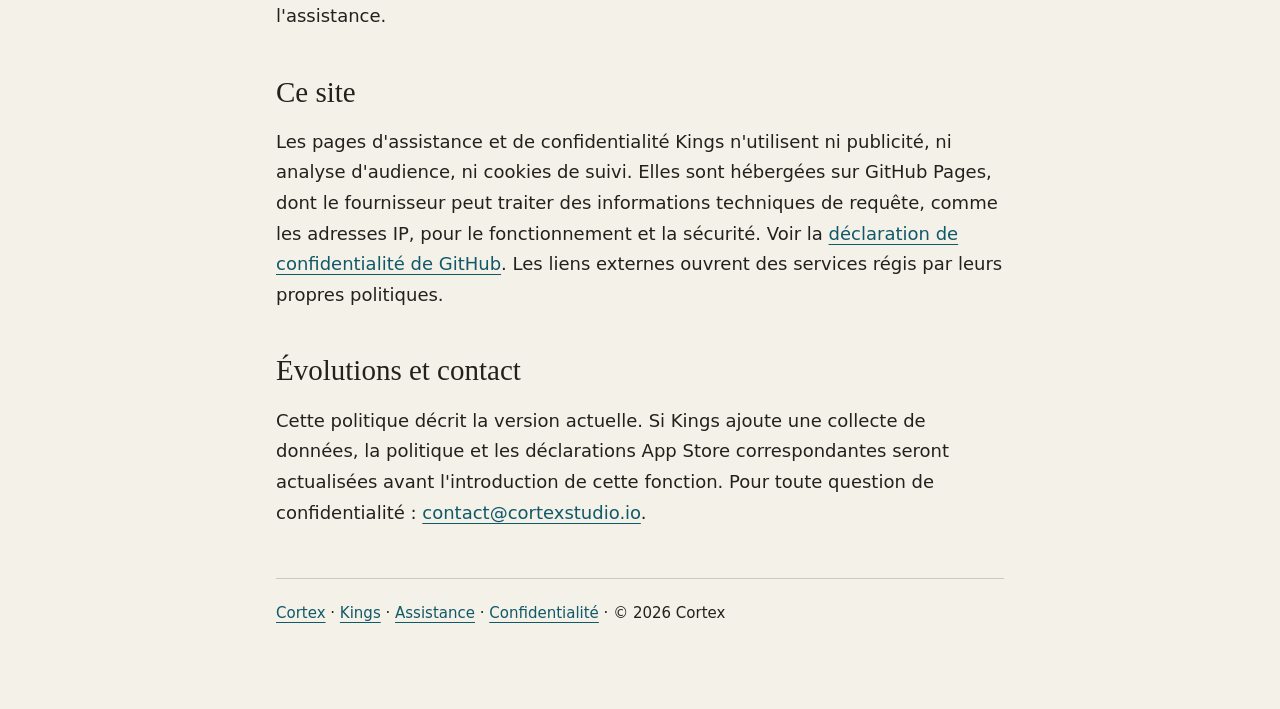
<file: kings/privacy/fr/index.html>
<!doctype html><html lang="fr"><head><meta charset="utf-8"><meta name="viewport" content="width=device-width, initial-scale=1"><meta name="description" content="Politique de confidentialité de Kings — Cortex"><title>Politique de confidentialité de Kings · Cortex</title><link rel="canonical" href="https://cortexstudio.io/kings/privacy/fr/"><link rel="alternate" hreflang="en" href="https://cortexstudio.io/kings/privacy/"><link rel="alternate" hreflang="fr" href="https://cortexstudio.io/kings/privacy/fr/"><style>:root{color-scheme:light;--paper:#f4f1e9;--ink:#22211c;--teal:#115968}*{box-sizing:border-box}body{margin:0;background:var(--paper);color:var(--ink);font:18px/1.7 system-ui,sans-serif}main{max-width:780px;margin:auto;padding:38px 26px 80px}header{display:flex;align-items:center;justify-content:space-between;gap:22px;border-bottom:1px solid #ccc9c0;padding-bottom:24px;margin-bottom:24px}header .brand{display:grid;line-height:1.3;font:28px monospace;letter-spacing:3px;text-decoration:none;color:var(--ink)}header small{font:10px monospace;letter-spacing:0;margin-top:5px}header>a:not(.brand){font:13px monospace;color:var(--ink)}.breadcrumb{font:13px monospace;margin:0 0 38px;color:#68685c}.breadcrumb a{color:inherit;text-decoration:none}h1,h2{font-family:Georgia,serif;font-weight:500;line-height:1.15}h1{font-size:46px;margin:0 0 24px}h2{font-size:29px;margin:44px 0 14px}a{color:var(--teal);text-underline-offset:4px}p{margin:18px 0}footer{margin-top:50px;padding-top:22px;border-top:1px solid #ccc9c0;font-size:15px}a:focus-visible{outline:3px solid #115968;outline-offset:4px}@media(max-width:500px){main{padding:28px 22px 55px}h1{font-size:36px}h2{font-size:26px}body{font-size:17px}}</style></head><body><main><header><a class="brand" href="/fr/">CORTEX<small>active relaxation</small></a><a href="/kings/fr/">Découvrir Kings</a></header><nav class="breadcrumb" aria-label="Fil d’Ariane"><a href="/fr/">Cortex</a> / <a href="/kings/fr/">Kings</a> / Confidentialité</nav><h1>Politique de confidentialité de Kings</h1>
<p>Français · <a href="/kings/privacy/">English</a></p>
<p>Date d&#39;effet : 28 octobre 2026. Kings est un jeu de logique de Cortex. Contact : <a href="mailto:contact@cortexstudio.io">contact@cortexstudio.io</a>.</p>
<h2>Vos parties restent sur votre appareil</h2>
<p>Kings ne demande pas de compte Kings. Les grilles, la progression, les réglages, la couronne choisie, l&#39;historique de pratique et les statistiques sont stockés localement. L&#39;app conserve une sauvegarde locale précédente pour la récupération. Elle ne comporte ni serveur Cortex, ni synchronisation cloud, ni réseau publicitaire, ni SDK de suivi ou d&#39;analyse tiers.</p>
<p>Supprimer l&#39;app efface ses données locales, sous réserve des sauvegardes d&#39;appareil gérées par Apple. Kings ne propose pas sa propre sauvegarde distante ni d&#39;import de progression dans l&#39;app.</p>
<h2>Achats</h2>
<p>Les abonnements Premium facultatifs sont traités par Apple via l&#39;App Store. Apple gère les informations de paiement et la facturation. Kings utilise le statut d&#39;achat vérifié par Apple sur votre appareil pour activer Premium ; l&#39;app n&#39;envoie ni reçu d&#39;achat ni historique de jeu à un serveur Cortex. Cortex ne reçoit pas vos coordonnées de carte bancaire. Apple peut fournir au développeur des rapports de ventes App Store et des diagnostics selon ses propres règles et vos réglages de partage.</p>
<p>Votre abonnement et votre compte Apple relèvent de la <a href="https://www.apple.com/legal/privacy/">politique de confidentialité d&#39;Apple</a>. Supprimer Kings n&#39;annule pas un abonnement ; gérez-le dans les réglages d&#39;abonnements de votre compte Apple.</p>
<h2>Export et assistance</h2>
<p>Exporter la progression crée un fichier sur votre appareil et ouvre le partage système. Rien n&#39;est envoyé automatiquement. L&#39;export comprend la progression actuelle, la sauvegarde précédente et, si nécessaire, les données conservées pour récupération. Partagez-le uniquement avec un destinataire de votre choix.</p>
<p>Si vous écrivez à l&#39;assistance, nous recevons votre adresse email, votre message et les fichiers que vous choisissez d&#39;envoyer. Nous les utilisons pour répondre à votre demande et examiner le problème signalé, et ne les conservons que le temps nécessaire à cette fin et aux obligations applicables. N&#39;envoyez ni coordonnées bancaires ni mots de passe. Contactez-nous pour demander l&#39;accès, la correction ou la suppression de vos échanges avec l&#39;assistance.</p>
<h2>Ce site</h2>
<p>Les pages d&#39;assistance et de confidentialité Kings n&#39;utilisent ni publicité, ni analyse d&#39;audience, ni cookies de suivi. Elles sont hébergées sur GitHub Pages, dont le fournisseur peut traiter des informations techniques de requête, comme les adresses IP, pour le fonctionnement et la sécurité. Voir la <a href="https://docs.github.com/en/site-policy/privacy-policies/github-general-privacy-statement">déclaration de confidentialité de GitHub</a>. Les liens externes ouvrent des services régis par leurs propres politiques.</p>
<h2>Évolutions et contact</h2>
<p>Cette politique décrit la version actuelle. Si Kings ajoute une collecte de données, la politique et les déclarations App Store correspondantes seront actualisées avant l&#39;introduction de cette fonction. Pour toute question de confidentialité : <a href="mailto:contact@cortexstudio.io">contact@cortexstudio.io</a>.</p>
<footer><a href="/fr/">Cortex</a> · <a href="/kings/fr/">Kings</a> · <a href="/kings/support/fr/">Assistance</a> · <a href="/kings/privacy/fr/">Confidentialité</a> · © 2026 Cortex</footer></main></body></html>
</file>
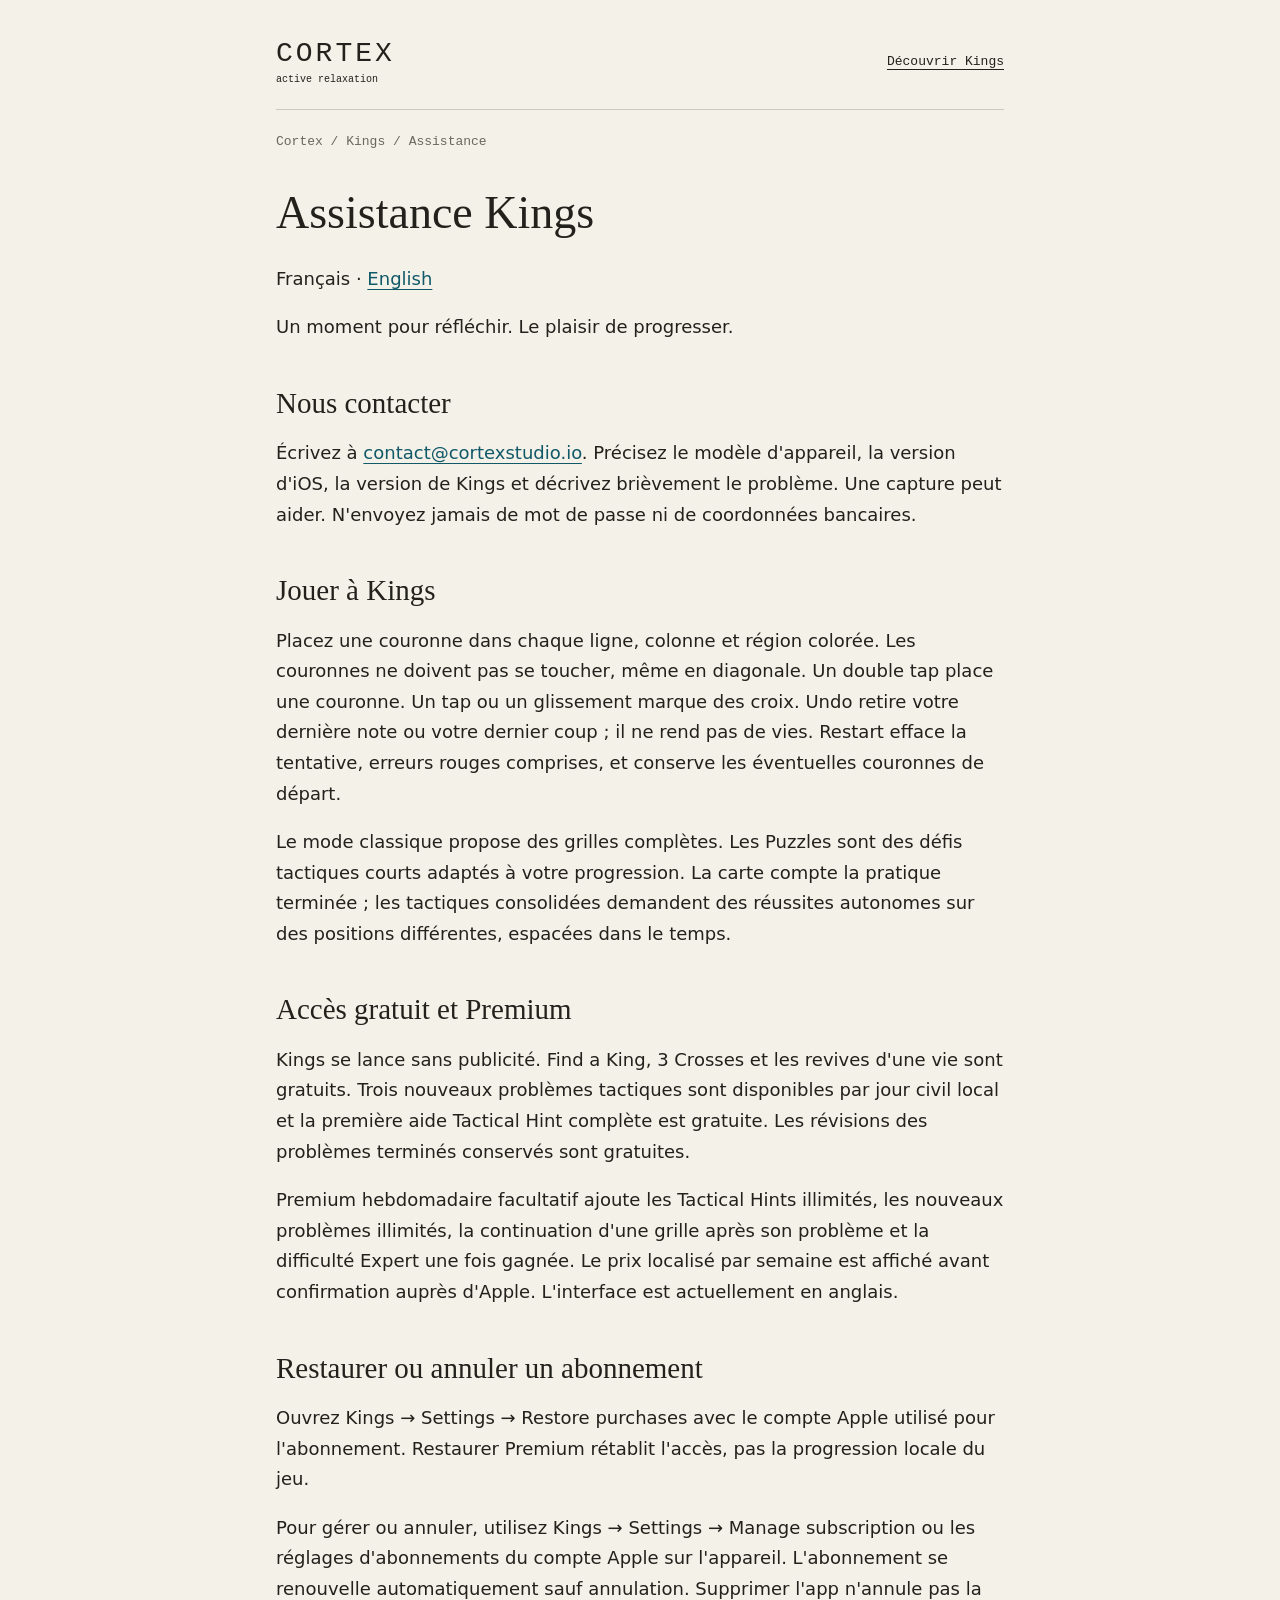
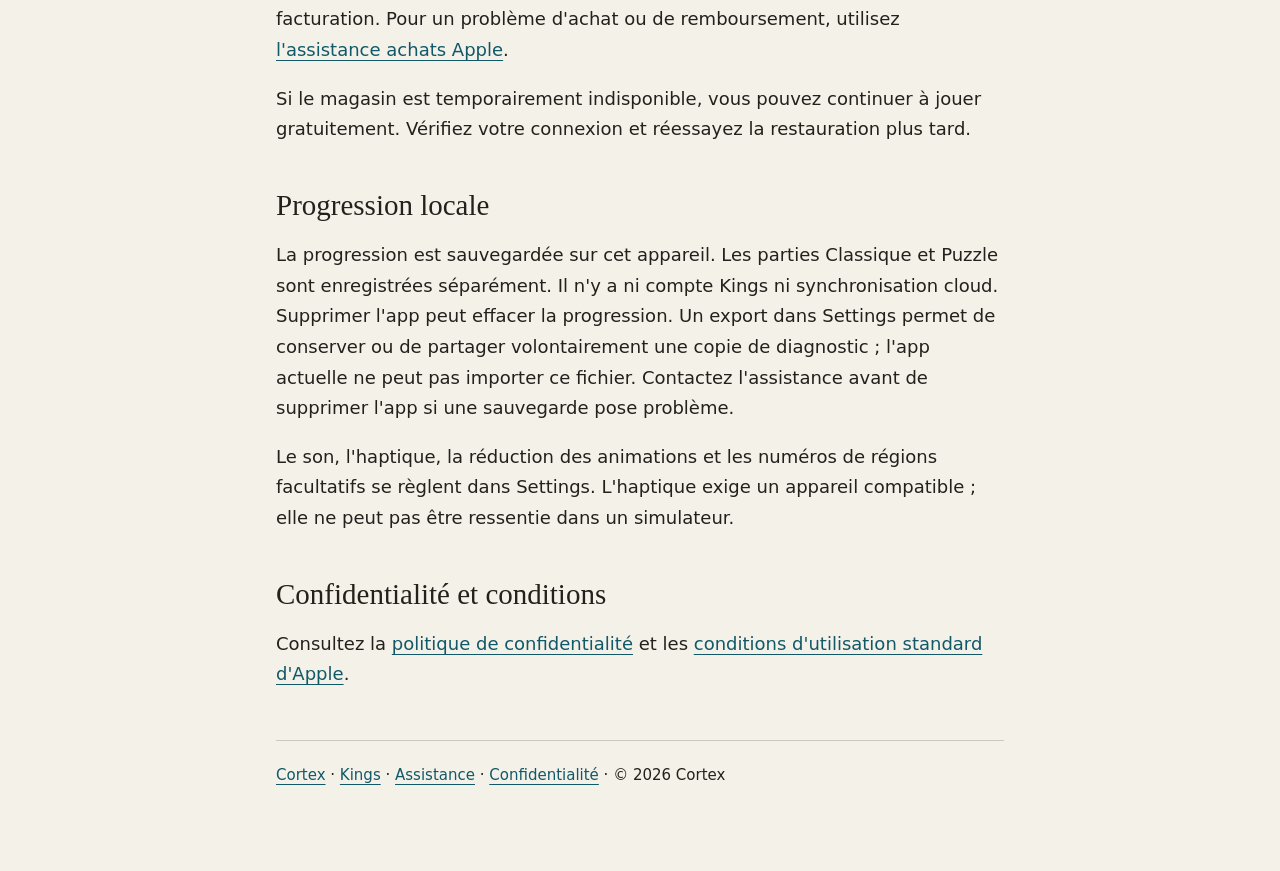
<file: kings/support/fr/index.html>
<!doctype html><html lang="fr"><head><meta charset="utf-8"><meta name="viewport" content="width=device-width, initial-scale=1"><meta name="description" content="Assistance Kings — Cortex"><title>Assistance Kings · Cortex</title><link rel="canonical" href="https://cortexstudio.io/kings/support/fr/"><link rel="alternate" hreflang="en" href="https://cortexstudio.io/kings/support/"><link rel="alternate" hreflang="fr" href="https://cortexstudio.io/kings/support/fr/"><style>:root{color-scheme:light;--paper:#f4f1e9;--ink:#22211c;--teal:#115968}*{box-sizing:border-box}body{margin:0;background:var(--paper);color:var(--ink);font:18px/1.7 system-ui,sans-serif}main{max-width:780px;margin:auto;padding:38px 26px 80px}header{display:flex;align-items:center;justify-content:space-between;gap:22px;border-bottom:1px solid #ccc9c0;padding-bottom:24px;margin-bottom:24px}header .brand{display:grid;line-height:1.3;font:28px monospace;letter-spacing:3px;text-decoration:none;color:var(--ink)}header small{font:10px monospace;letter-spacing:0;margin-top:5px}header>a:not(.brand){font:13px monospace;color:var(--ink)}.breadcrumb{font:13px monospace;margin:0 0 38px;color:#68685c}.breadcrumb a{color:inherit;text-decoration:none}h1,h2{font-family:Georgia,serif;font-weight:500;line-height:1.15}h1{font-size:46px;margin:0 0 24px}h2{font-size:29px;margin:44px 0 14px}a{color:var(--teal);text-underline-offset:4px}p{margin:18px 0}footer{margin-top:50px;padding-top:22px;border-top:1px solid #ccc9c0;font-size:15px}a:focus-visible{outline:3px solid #115968;outline-offset:4px}@media(max-width:500px){main{padding:28px 22px 55px}h1{font-size:36px}h2{font-size:26px}body{font-size:17px}}</style></head><body><main><header><a class="brand" href="/fr/">CORTEX<small>active relaxation</small></a><a href="/kings/fr/">Découvrir Kings</a></header><nav class="breadcrumb" aria-label="Fil d’Ariane"><a href="/fr/">Cortex</a> / <a href="/kings/fr/">Kings</a> / Assistance</nav><h1>Assistance Kings</h1>
<p>Français · <a href="/kings/support/">English</a></p>
<p>Un moment pour réfléchir. Le plaisir de progresser.</p>
<h2>Nous contacter</h2>
<p>Écrivez à <a href="mailto:contact@cortexstudio.io">contact@cortexstudio.io</a>. Précisez le modèle d&#39;appareil, la version d&#39;iOS, la version de Kings et décrivez brièvement le problème. Une capture peut aider. N&#39;envoyez jamais de mot de passe ni de coordonnées bancaires.</p>
<h2>Jouer à Kings</h2>
<p>Placez une couronne dans chaque ligne, colonne et région colorée. Les couronnes ne doivent pas se toucher, même en diagonale. Un double tap place une couronne. Un tap ou un glissement marque des croix. Undo retire votre dernière note ou votre dernier coup ; il ne rend pas de vies. Restart efface la tentative, erreurs rouges comprises, et conserve les éventuelles couronnes de départ.</p>
<p>Le mode classique propose des grilles complètes. Les Puzzles sont des défis tactiques courts adaptés à votre progression. La carte compte la pratique terminée ; les tactiques consolidées demandent des réussites autonomes sur des positions différentes, espacées dans le temps.</p>
<h2>Accès gratuit et Premium</h2>
<p>Kings se lance sans publicité. Find a King, 3 Crosses et les revives d&#39;une vie sont gratuits. Trois nouveaux problèmes tactiques sont disponibles par jour civil local et la première aide Tactical Hint complète est gratuite. Les révisions des problèmes terminés conservés sont gratuites.</p>
<p>Premium hebdomadaire facultatif ajoute les Tactical Hints illimités, les nouveaux problèmes illimités, la continuation d&#39;une grille après son problème et la difficulté Expert une fois gagnée. Le prix localisé par semaine est affiché avant confirmation auprès d&#39;Apple. L&#39;interface est actuellement en anglais.</p>
<h2>Restaurer ou annuler un abonnement</h2>
<p>Ouvrez Kings → Settings → Restore purchases avec le compte Apple utilisé pour l&#39;abonnement. Restaurer Premium rétablit l&#39;accès, pas la progression locale du jeu.</p>
<p>Pour gérer ou annuler, utilisez Kings → Settings → Manage subscription ou les réglages d&#39;abonnements du compte Apple sur l&#39;appareil. L&#39;abonnement se renouvelle automatiquement sauf annulation. Supprimer l&#39;app n&#39;annule pas la facturation. Pour un problème d&#39;achat ou de remboursement, utilisez <a href="https://support.apple.com/billing">l&#39;assistance achats Apple</a>.</p>
<p>Si le magasin est temporairement indisponible, vous pouvez continuer à jouer gratuitement. Vérifiez votre connexion et réessayez la restauration plus tard.</p>
<h2>Progression locale</h2>
<p>La progression est sauvegardée sur cet appareil. Les parties Classique et Puzzle sont enregistrées séparément. Il n&#39;y a ni compte Kings ni synchronisation cloud. Supprimer l&#39;app peut effacer la progression. Un export dans Settings permet de conserver ou de partager volontairement une copie de diagnostic ; l&#39;app actuelle ne peut pas importer ce fichier. Contactez l&#39;assistance avant de supprimer l&#39;app si une sauvegarde pose problème.</p>
<p>Le son, l&#39;haptique, la réduction des animations et les numéros de régions facultatifs se règlent dans Settings. L&#39;haptique exige un appareil compatible ; elle ne peut pas être ressentie dans un simulateur.</p>
<h2>Confidentialité et conditions</h2>
<p>Consultez la <a href="/kings/privacy/fr/">politique de confidentialité</a> et les <a href="https://www.apple.com/legal/internet-services/itunes/dev/stdeula/">conditions d&#39;utilisation standard d&#39;Apple</a>.</p>
<footer><a href="/fr/">Cortex</a> · <a href="/kings/fr/">Kings</a> · <a href="/kings/support/fr/">Assistance</a> · <a href="/kings/privacy/fr/">Confidentialité</a> · © 2026 Cortex</footer></main></body></html>
</file>
<file: assets/site.css>
@font-face{font-family:DM;src:url('/assets/fonts/DMMono-Regular.ttf') format('truetype');font-display:swap}
@font-face{font-family:Newsreader;src:url('/assets/fonts/Newsreader-Regular.ttf') format('truetype');font-display:swap}
:root{color-scheme:light;--paper:#f4f1e9;--ink:#22211c;--muted:#68685c;--line:#cecec0;--teal:#115968;--mint:#d2f0d4;--yellow:#f4efaa;--lavender:#c9c1ed}
*{box-sizing:border-box}html{scroll-behavior:smooth;scroll-padding-top:30px}body{margin:0;background:var(--paper);color:var(--ink);font:17px/1.65 system-ui,sans-serif}img{max-width:100%;display:block;height:auto}a{color:inherit;text-underline-offset:5px}a:focus-visible,summary:focus-visible{outline:3px solid var(--teal);outline-offset:6px}h1,h2,h3,p{margin:0}h1,h2,h3{font-family:Newsreader,Georgia,serif;font-weight:400;line-height:1.02}h2{font-size:clamp(36px,5vw,64px);letter-spacing:-1.5px}h3{font-size:40px;letter-spacing:-1px}.wrap{width:min(1200px,calc(100% - 96px));margin:auto}.mono,.eyebrow,.button,.languages,.site-nav{font-family:DM,monospace}.eyebrow{font-size:12px;letter-spacing:1.4px;text-transform:uppercase}.muted{color:var(--muted)}.site-header{display:flex;justify-content:space-between;align-items:center;gap:32px;padding-block:31px;border-bottom:1px solid var(--line)}.brand{text-decoration:none;display:grid;line-height:1.2}.brand strong{font:28px DM,monospace;letter-spacing:3px;font-weight:400}.brand small{font:10px DM,monospace;letter-spacing:.2px;margin-top:4px}.site-nav{display:flex;align-items:center;gap:28px;font-size:13px}.site-nav>a{text-decoration:none}.site-nav>a:hover{text-decoration:underline}.languages{display:flex;gap:8px;font-size:11px;border-left:1px solid var(--line);padding-left:24px}.languages a{text-decoration:none;color:var(--muted)}.languages [aria-current]{color:var(--ink);text-decoration:underline}.skip{position:fixed;top:-100px;left:12px;background:var(--ink);color:white;padding:12px;z-index:20}.skip:focus{top:12px}.hero{display:grid;grid-template-columns:1.2fr 1fr;align-items:center;gap:60px;padding:94px 0 100px}.hero h1{font-size:clamp(76px,9vw,124px);letter-spacing:-5px;line-height:.88;margin:28px 0}.hero h1 em{color:var(--teal);font-weight:400}.hero .intro{font-size:20px;max-width:440px;margin:32px 0 34px;line-height:1.55}.button{display:inline-flex;align-items:center;justify-content:space-between;gap:32px;min-height:52px;padding:14px 23px;background:var(--ink);border:1px solid var(--ink);color:var(--paper);border-radius:5px;text-decoration:none;font-size:13px;transition:background .18s,transform .18s}.button:hover{background:var(--teal);transform:translateY(-2px)}.button.light{background:var(--paper);color:var(--ink)}.button.light:hover{background:white}.arrow{font-family:system-ui;font-size:23px;line-height:1}.play-art{aspect-ratio:1;position:relative;max-width:440px;width:100%;justify-self:center}.art-grid{display:grid;grid-template-columns:repeat(3,1fr);gap:11px;position:absolute;inset:30px 12px 18px 30px;transform:rotate(-9deg)}.art-grid i{border:1px solid #323b3238;border-radius:22%;background:var(--mint);box-shadow:0 8px 0 #adcbb0,0 20px 25px #22211c0b;display:grid;place-items:center;font-style:normal;font:52px Newsreader,serif}.art-grid i:nth-child(3n+1){background:var(--yellow);box-shadow:0 8px 0 #d6cf8e,0 20px 25px #22211c0b}.art-grid i:nth-child(3n+2){background:var(--lavender);box-shadow:0 8px 0 #a69ec8,0 20px 25px #22211c0b}.art-grid i:nth-child(2){transform:translateY(-13px) rotate(6deg)}.art-grid i:nth-child(6){transform:translateX(11px) rotate(7deg)}.art-grid i:nth-child(7){background:var(--teal);color:var(--paper);box-shadow:0 8px 0 #0b3c47,0 20px 25px #22211c0b;transform:translateY(8px) rotate(-5deg)}.art-grid i:nth-child(9){transform:translate(12px,12px) rotate(8deg)}.section-heading{display:flex;align-items:baseline;justify-content:space-between;gap:22px;padding:28px 0;border-top:1px solid var(--line)}.games{display:grid;grid-template-columns:1fr 1fr;gap:28px}.game-card{min-width:0;display:flex;flex-direction:column}.game-art{height:340px;display:grid;place-items:center;overflow:hidden;border-radius:8px;background:var(--teal);position:relative}.game-art:hover .board-window{transform:rotate(-4deg) translateY(-5px)}.board-window{width:65%;aspect-ratio:1;position:relative;overflow:hidden;border-radius:8px;box-shadow:0 14px 0 #0b3d48,0 26px 36px #052c3f66;transform:rotate(-7deg);transition:transform .3s}.board-window img{position:absolute;max-width:none;width:104%;left:-2%;top:-69%}.game-card .card-top{display:flex;justify-content:space-between;align-items:center;gap:14px;margin:26px 0 11px}.tag{font:10px DM,monospace;text-transform:uppercase;letter-spacing:.65px;white-space:nowrap}.game-card>p{color:var(--muted);max-width:380px;line-height:1.6}.text-link{font:13px DM,monospace;display:inline-flex;gap:18px;align-items:center;margin-top:18px}.manifesto{margin-top:100px;padding:70px 0;display:grid;grid-template-columns:1fr 1fr;gap:80px;border-top:1px solid var(--line)}.manifesto h2{max-width:440px}.manifesto p{margin-top:18px;font-size:20px;max-width:500px;color:var(--muted)}.contact{padding:50px 0 70px;border-top:1px solid var(--line);display:flex;align-items:center;justify-content:space-between;gap:30px}.contact h2{font-size:38px}.contact>a{font-family:DM,monospace;font-size:15px;overflow-wrap:anywhere}.site-footer{border-top:1px solid var(--line);display:flex;align-items:start;justify-content:space-between;gap:30px;padding:28px 0 40px;font:11px/1.8 DM,monospace;color:var(--muted)}.site-footer nav{display:flex;gap:22px;flex-wrap:wrap}.crumb{font:12px DM,monospace;color:var(--muted);padding-top:32px}.crumb a{text-decoration:none}.product-hero{display:grid;grid-template-columns:1.2fr 1fr;gap:90px;align-items:center;padding:50px 0 90px}.product-hero h1{font-size:clamp(100px,12vw,160px);letter-spacing:-6px;line-height:.95;margin:24px 0 12px}.product-hero .promise{font:38px/1.13 Newsreader,Georgia,serif;max-width:500px;margin-bottom:25px}.product-hero .description{max-width:460px;color:var(--muted);font-size:18px;margin-bottom:28px}.availability{display:flex;align-items:center;gap:10px;font:11px DM,monospace}.availability:before{content:'';width:7px;height:7px;border-radius:50%;background:var(--teal)}.product-art{background:var(--teal);padding:28px 32px;display:flex;justify-content:center;align-items:center;border-radius:10px;position:relative}.screen{width:245px;border-radius:24px;overflow:hidden;box-shadow:0 16px 30px #001b2040;border:1px solid #ffffff4a;background:var(--paper)}.screen img{width:100%}.product-intro{border-top:1px solid var(--line);padding:65px 0;display:grid;grid-template-columns:1fr 1fr;gap:70px}.product-intro p{font-size:20px;color:var(--muted)}.features{display:grid;grid-template-columns:1fr 1fr;gap:28px}.feature{background:#ebe8df;border-radius:8px;padding:36px 36px 0;overflow:hidden}.feature:nth-child(2){background:#e0eae3}.feature .eyebrow{color:var(--muted);margin-bottom:20px}.feature p{margin:14px 0 30px;color:var(--muted);max-width:400px}.feature-image{max-width:240px;margin:auto;height:340px;overflow:hidden;border:1px solid #22211c33;border-radius:20px 20px 0 0}.feature-image img{width:100%}.details{display:grid;grid-template-columns:1fr 1fr;gap:80px;padding:70px 0}.details p{margin:16px 0;color:var(--muted)}.details h3{font-size:32px}.product-links{border-top:1px solid var(--line);padding:36px 0;display:flex;gap:34px;flex-wrap:wrap;font:13px DM,monospace}.product-links a{min-height:30px}.store-link{margin-top:20px;display:inline-block}.store-link img{width:170px}.sr-only{position:absolute;width:1px;height:1px;overflow:hidden;clip-path:inset(50%)}
@media(max-width:900px){.wrap{width:calc(100% - 56px)}.hero{gap:22px;padding:70px 0}.hero h1{font-size:88px}.play-art{max-width:340px}.art-grid i{font-size:38px}.game-art{height:270px}.game-card .card-top{align-items:start;flex-direction:column;gap:8px}.manifesto{gap:35px}.product-hero{gap:35px}.product-art{padding:24px}.screen{width:220px}.details{gap:40px}.site-nav{gap:20px}.product-hero .promise{font-size:32px}}
@media(max-width:600px){body{font-size:16px}.wrap{width:calc(100% - 40px)}.site-header{padding:22px 0;gap:15px}.brand strong{font-size:23px;letter-spacing:2px}.brand small{font-size:9px}.site-nav{gap:16px;font-size:11px}.site-nav .contact-link{display:none}.languages{padding-left:12px;gap:7px}.hero{grid-template-columns:1fr;padding:54px 0 48px;gap:28px}.hero h1{font-size:clamp(78px,18vw,110px);letter-spacing:-4px;margin:23px 0}.hero .intro{font-size:18px;margin:24px 0 28px;max-width:345px}.play-art{max-width:300px;justify-self:center}.art-grid{inset:20px 20px 25px 20px;gap:8px}.art-grid i{font-size:38px}.hero .eyebrow{font-size:10px}.games{grid-template-columns:1fr;gap:45px}.game-art{height:310px}.board-window{width:67%}.game-card .card-top{flex-direction:row;align-items:center;margin-top:22px}.game-card h3{font-size:36px}.section-heading{align-items:center}.section-heading .eyebrow{font-size:10px}.section-heading h2{font-size:38px}.manifesto{grid-template-columns:1fr;margin-top:60px;padding:45px 0;gap:10px}.manifesto h2{font-size:42px}.manifesto p{font-size:18px}.contact{flex-direction:column;align-items:start;gap:20px;padding:38px 0 48px}.contact h2{font-size:34px}.site-footer{flex-direction:column;gap:20px;font-size:10px}.site-footer nav{gap:18px}.product-hero{grid-template-columns:1fr;gap:36px;padding:32px 0 48px}.product-hero h1{font-size:110px;margin-top:20px}.product-hero .promise{font-size:32px}.product-art{padding:28px}.screen{width:235px}.product-intro{padding:40px 0;grid-template-columns:1fr;gap:20px}.product-intro h2{font-size:40px}.product-intro p{font-size:18px}.features{grid-template-columns:1fr}.feature{padding:28px 26px 0}.feature h3{font-size:36px}.details{grid-template-columns:1fr;gap:32px;padding:45px 0}.product-links{gap:20px}}
.board-window{width:min(65%,280px)}.feature-image{height:auto;aspect-ratio:1206/2622}.product-links .arrow{margin-left:8px}
@media(max-width:360px){.hero h1{font-size:64px}.game-card .card-top{align-items:start;flex-direction:column}.site-nav{gap:10px}.languages{padding-left:9px}.product-art{padding:22px}.feature{padding-inline:22px}}
@media(prefers-reduced-motion:reduce){html{scroll-behavior:auto}*,*:before,*:after{transition:none!important;animation:none!important}}

.games{display:block}.game-card{display:grid;grid-template-columns:1.1fr 1fr;gap:56px;align-items:center}.game-summary .card-top{margin-top:0}.game-summary p{max-width:430px;color:var(--muted)}.game-summary h3{font-size:56px}.game-summary .text-link{margin-top:26px}@media(max-width:600px){.game-card{grid-template-columns:1fr;gap:26px}.game-summary h3{font-size:40px}}
</file>
